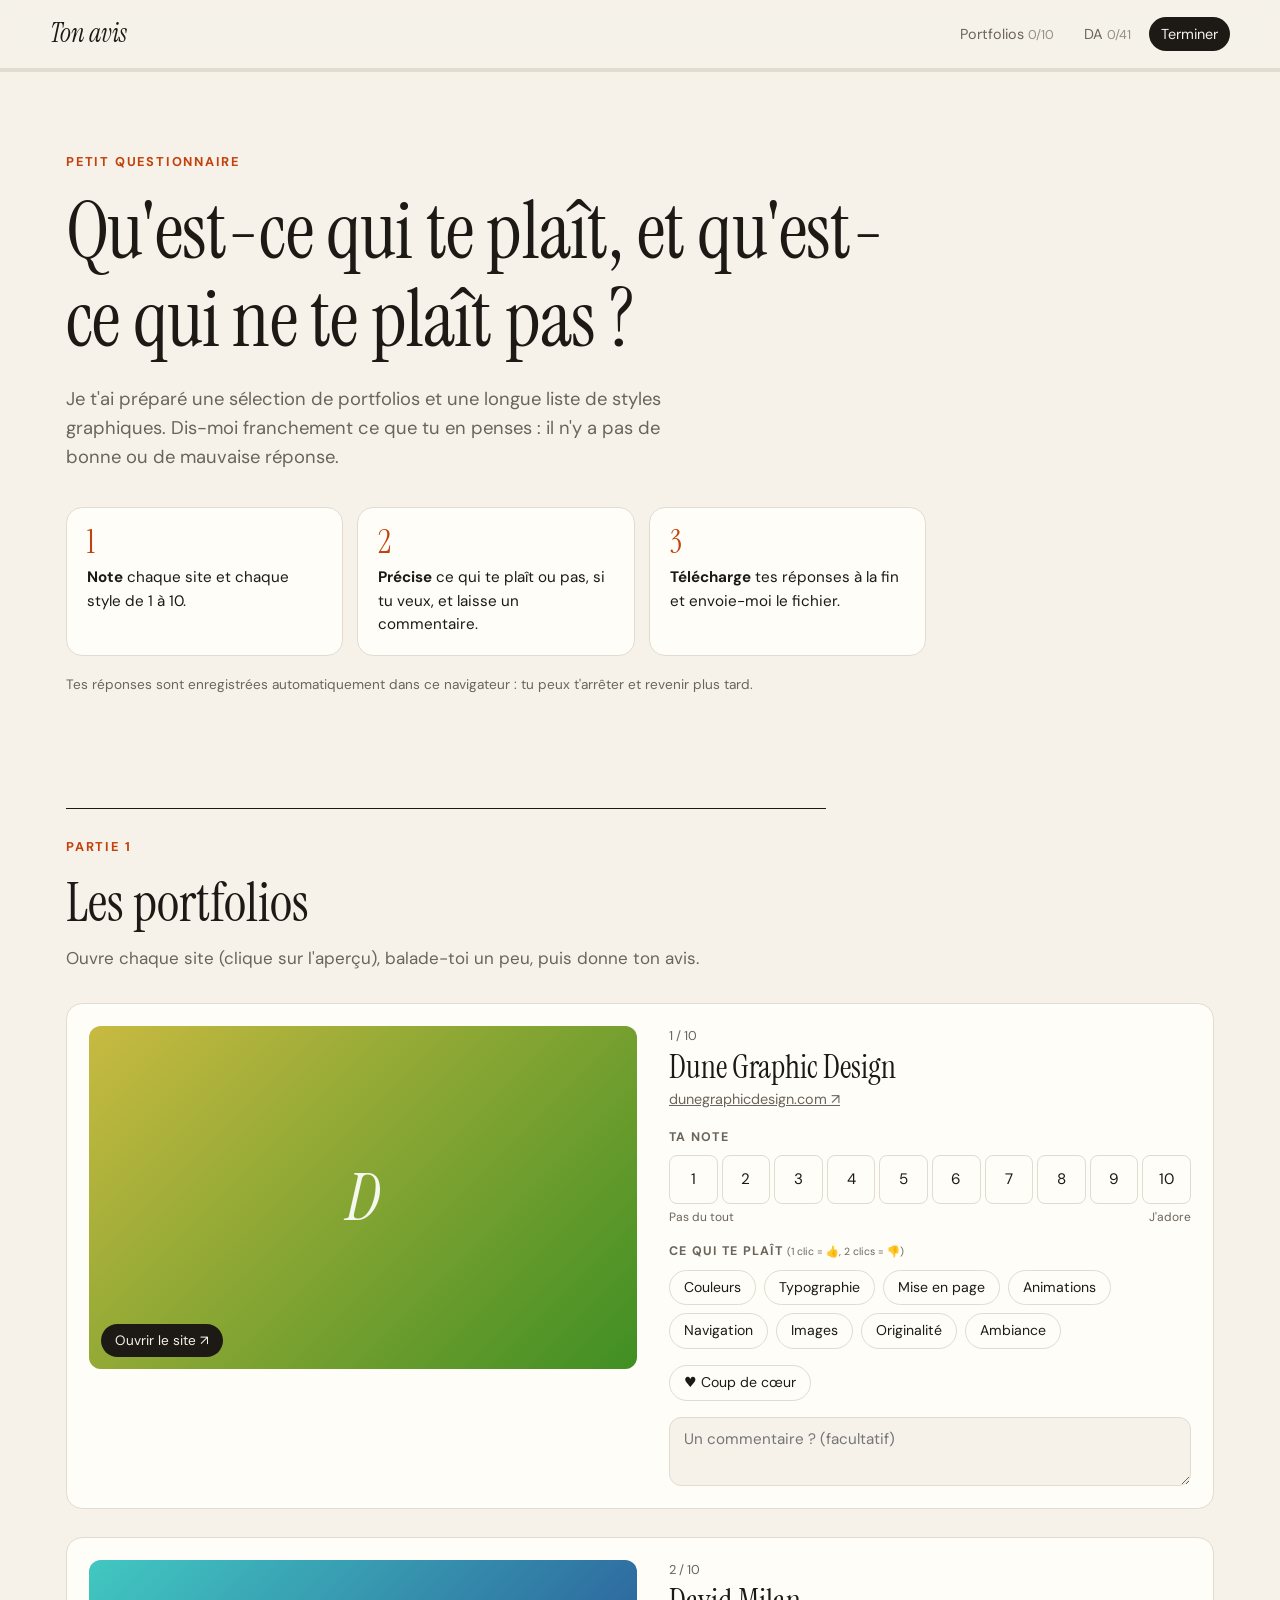
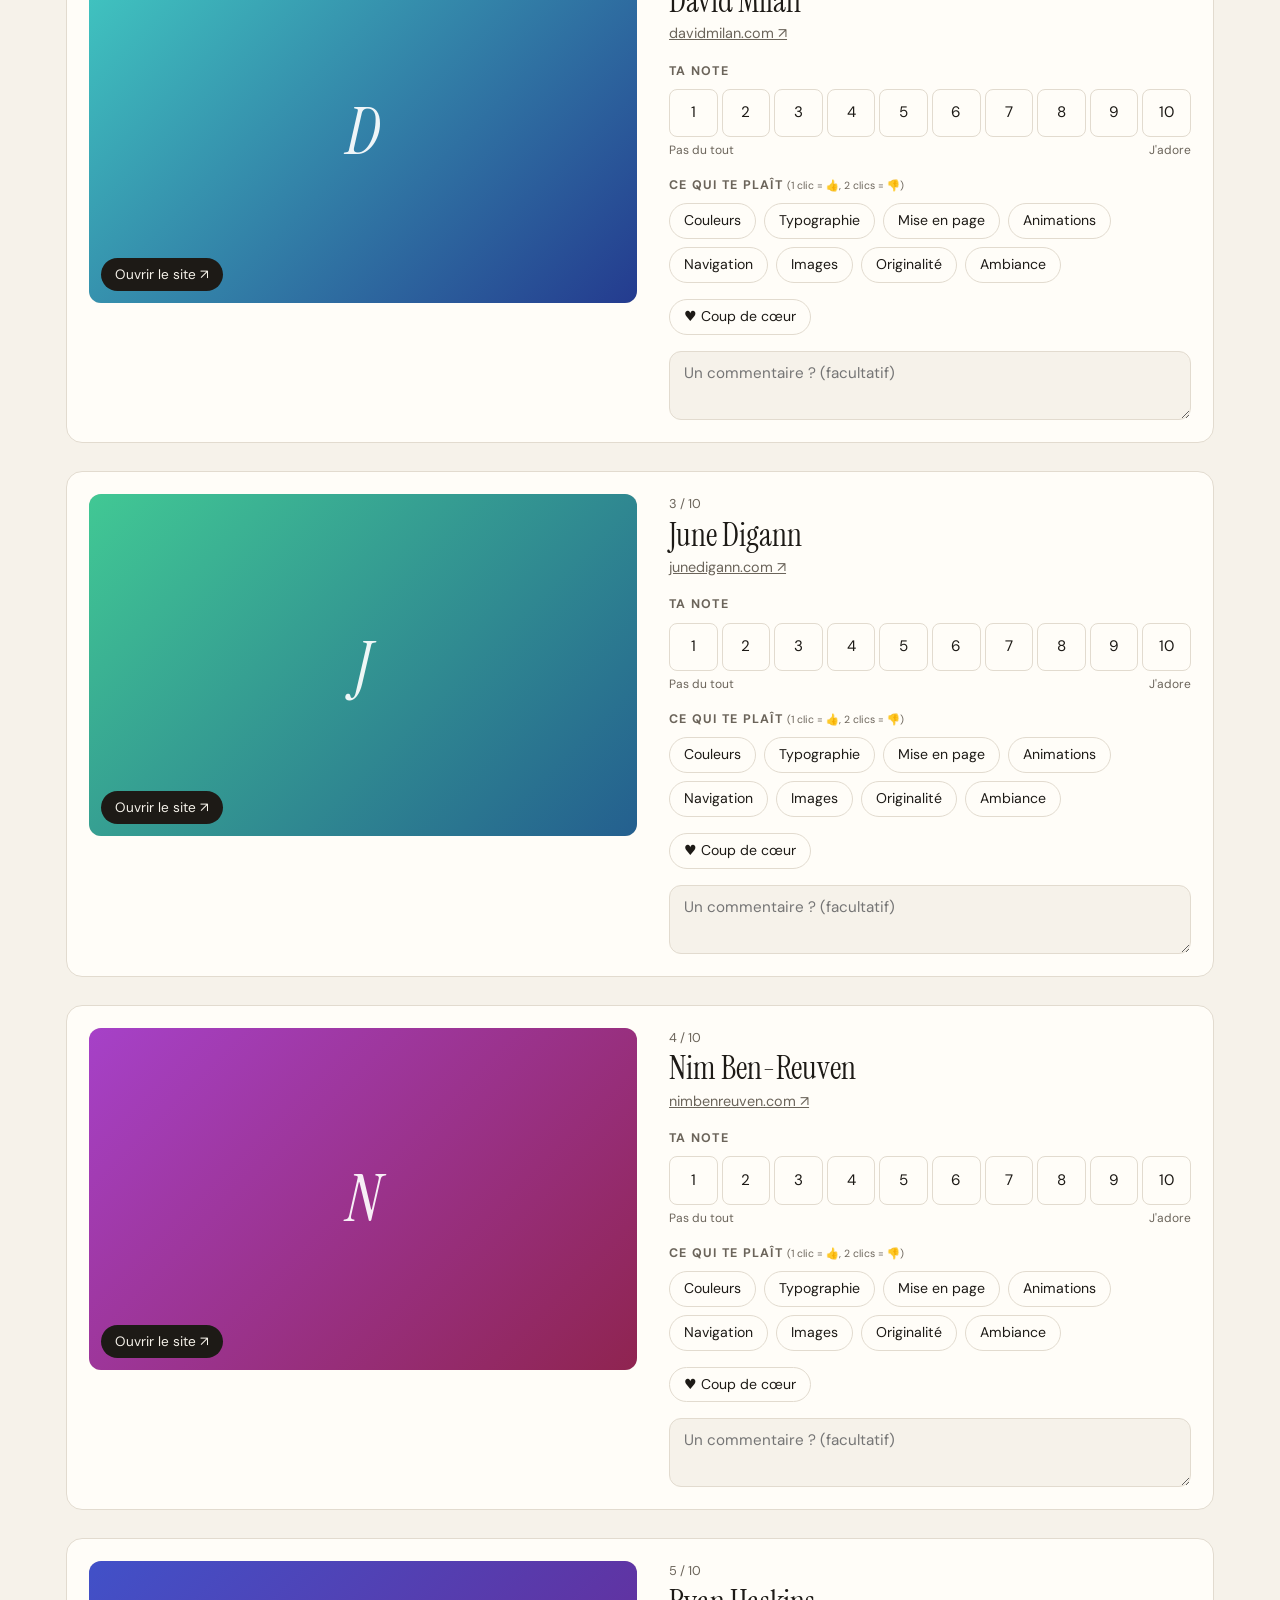
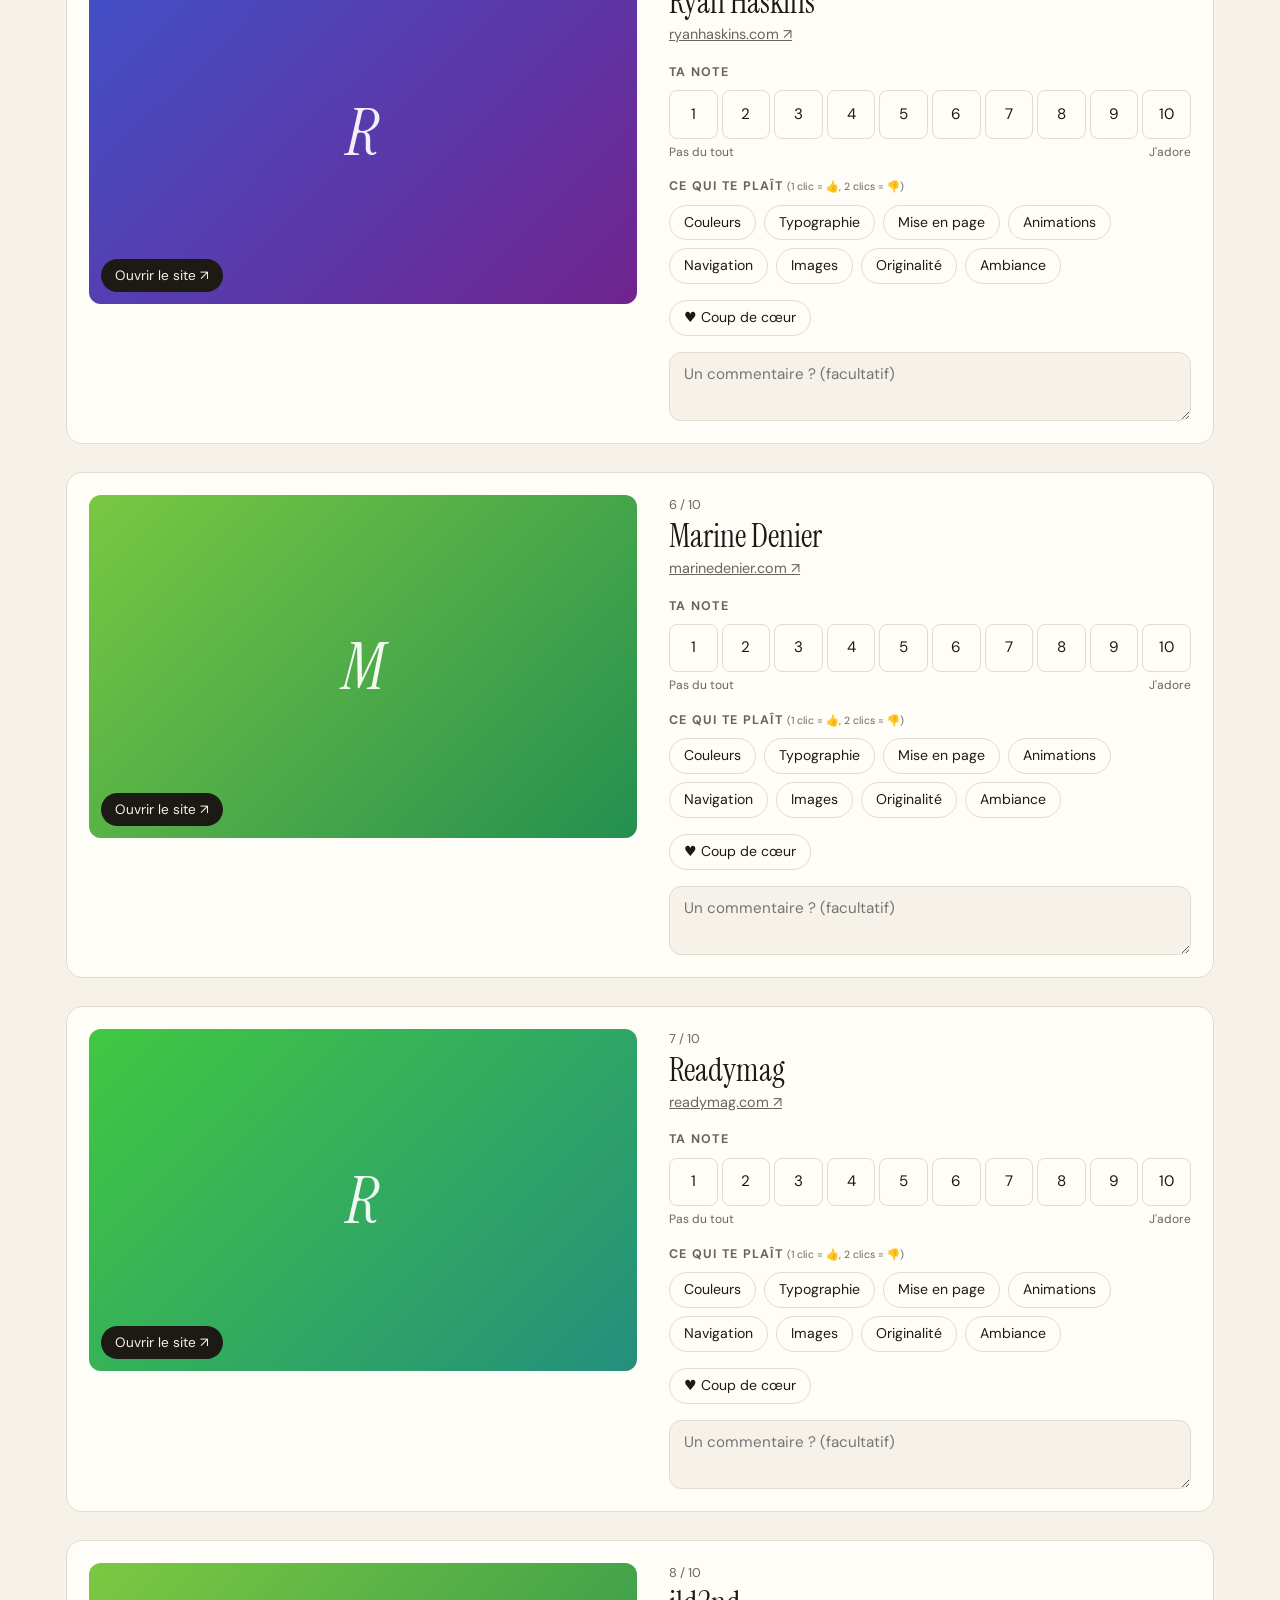
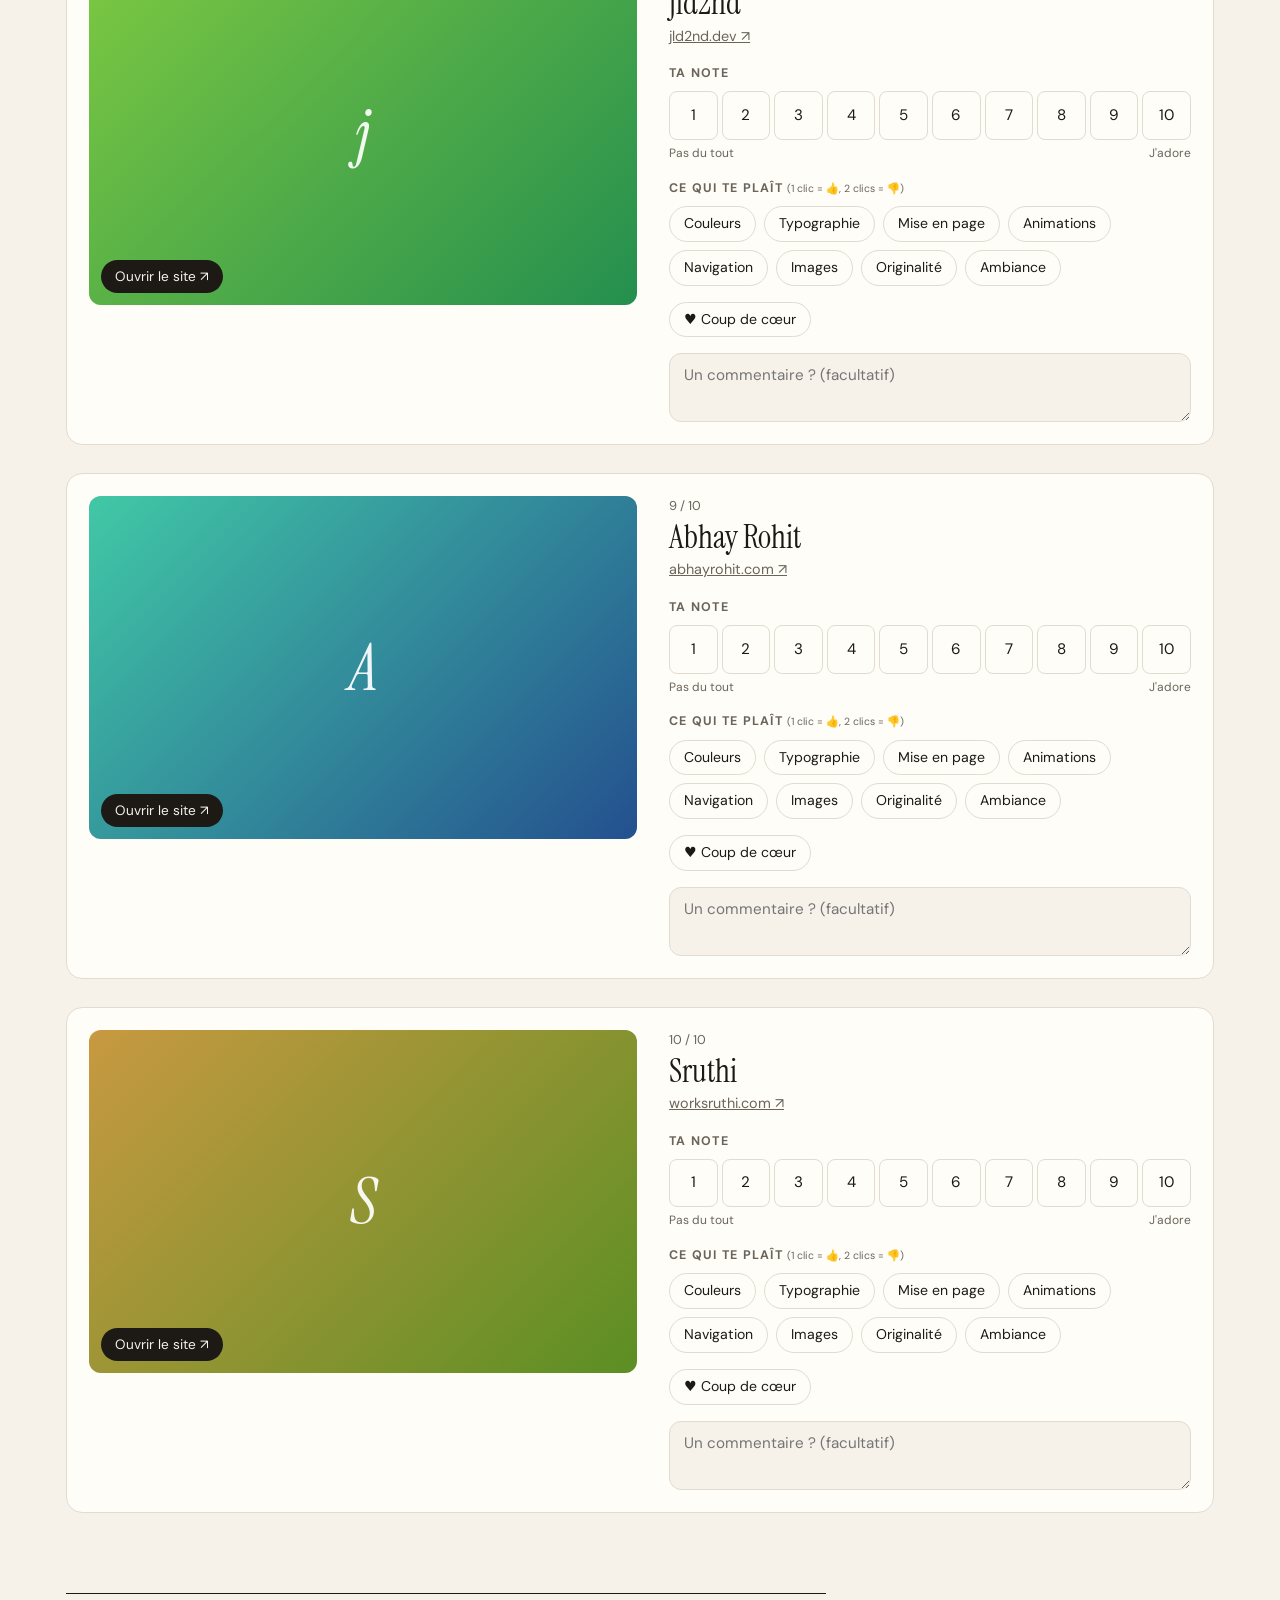
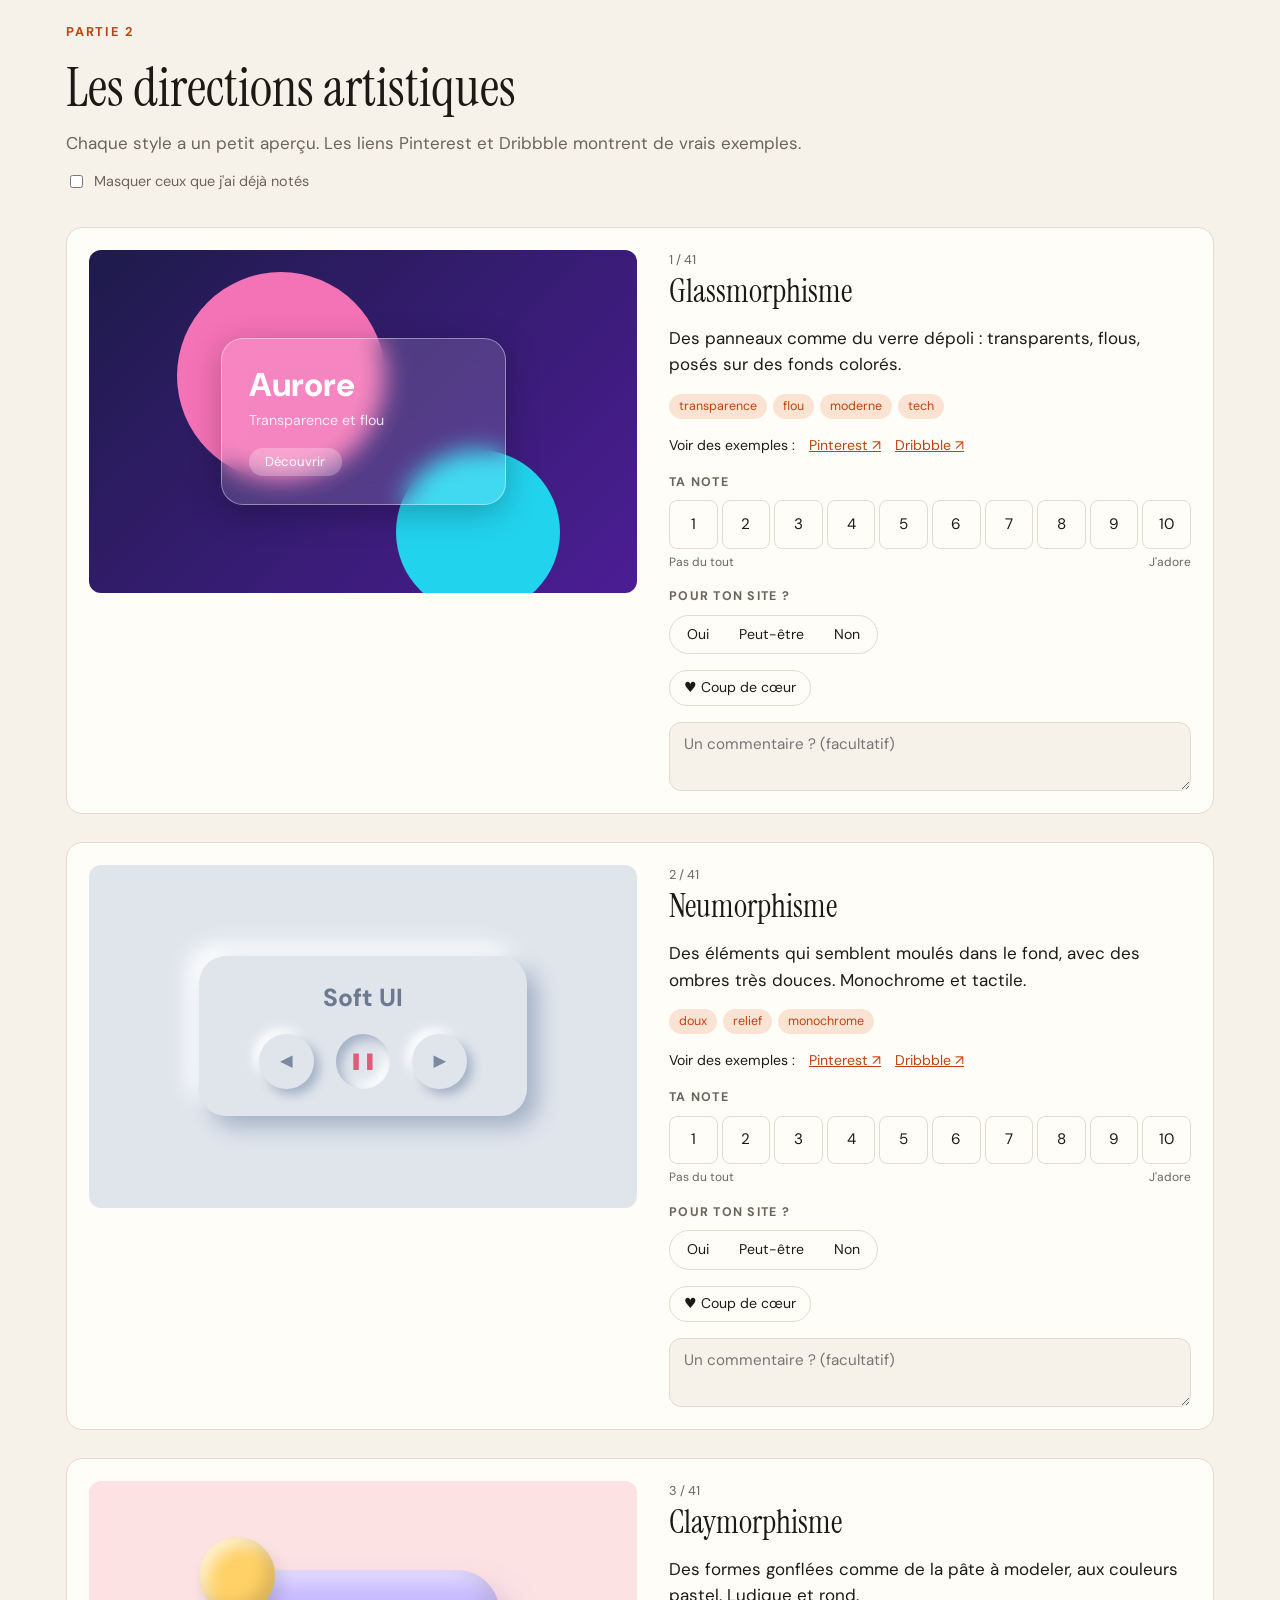
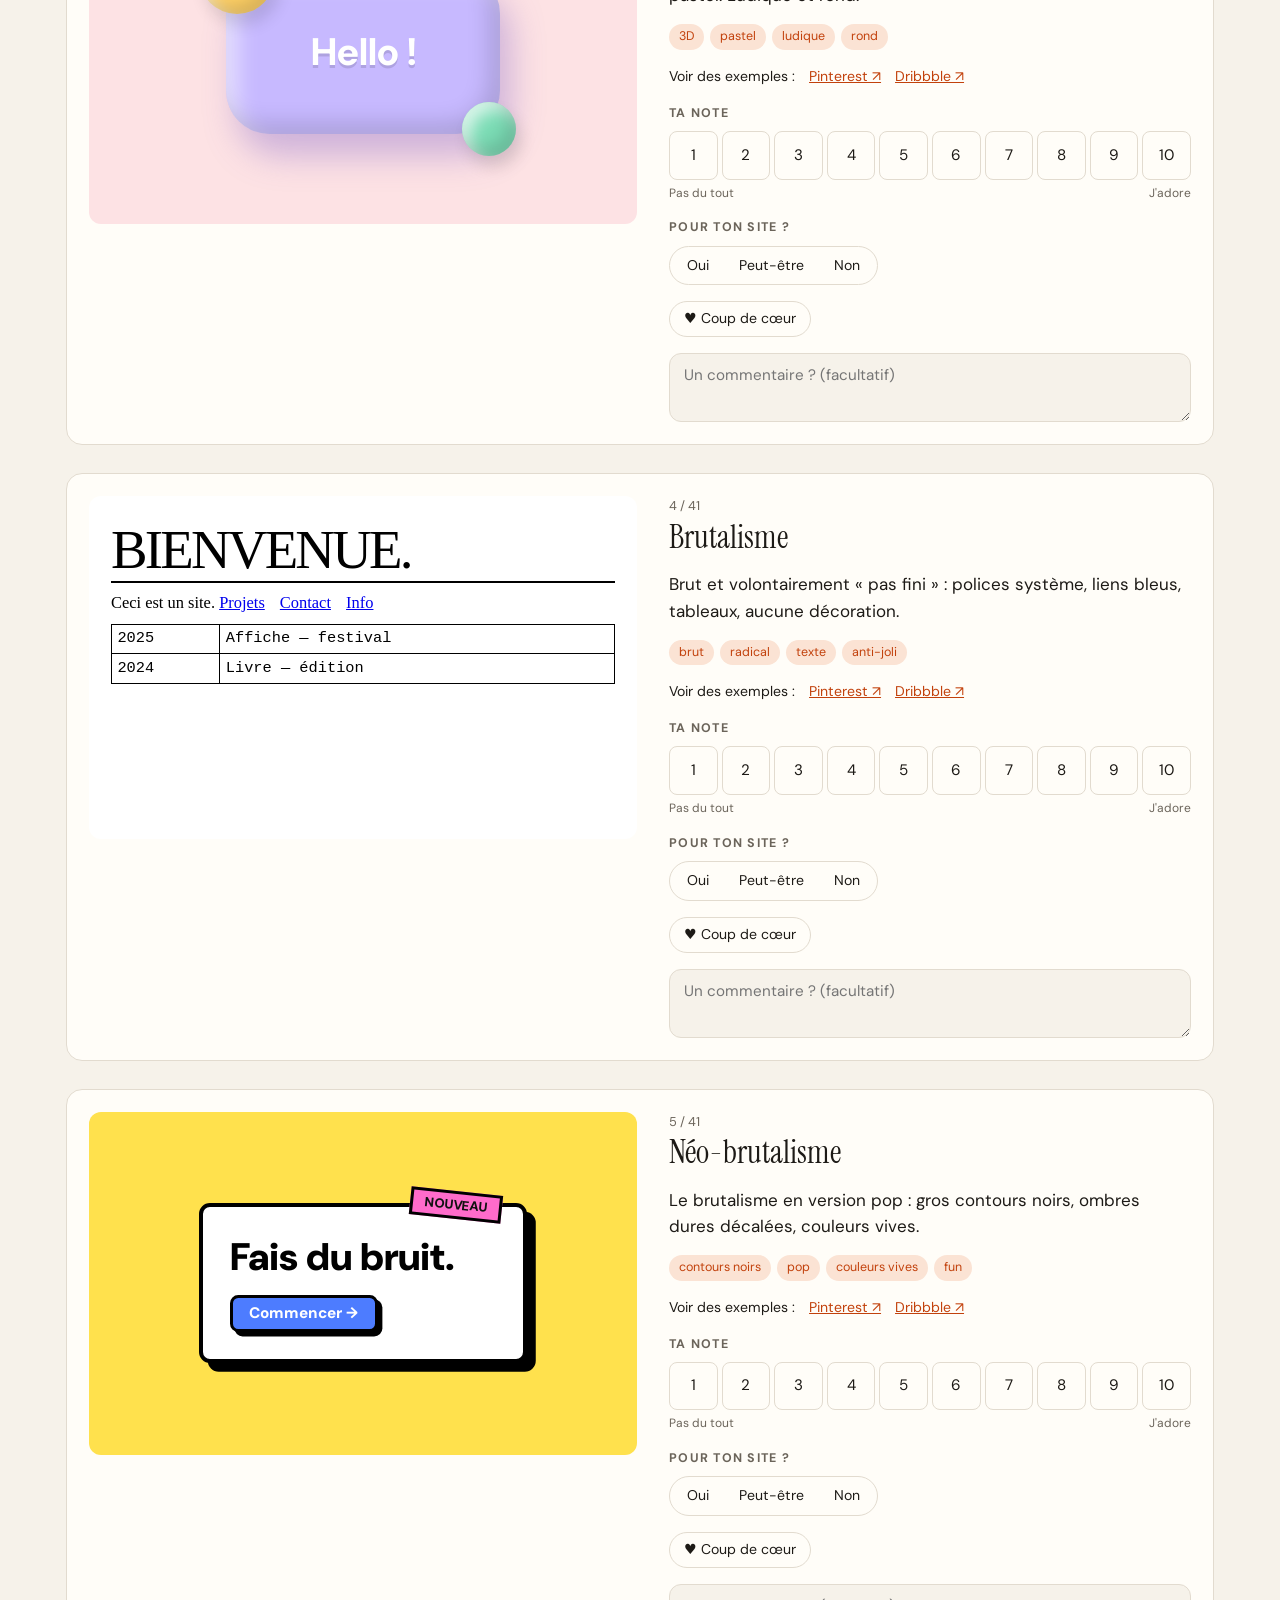
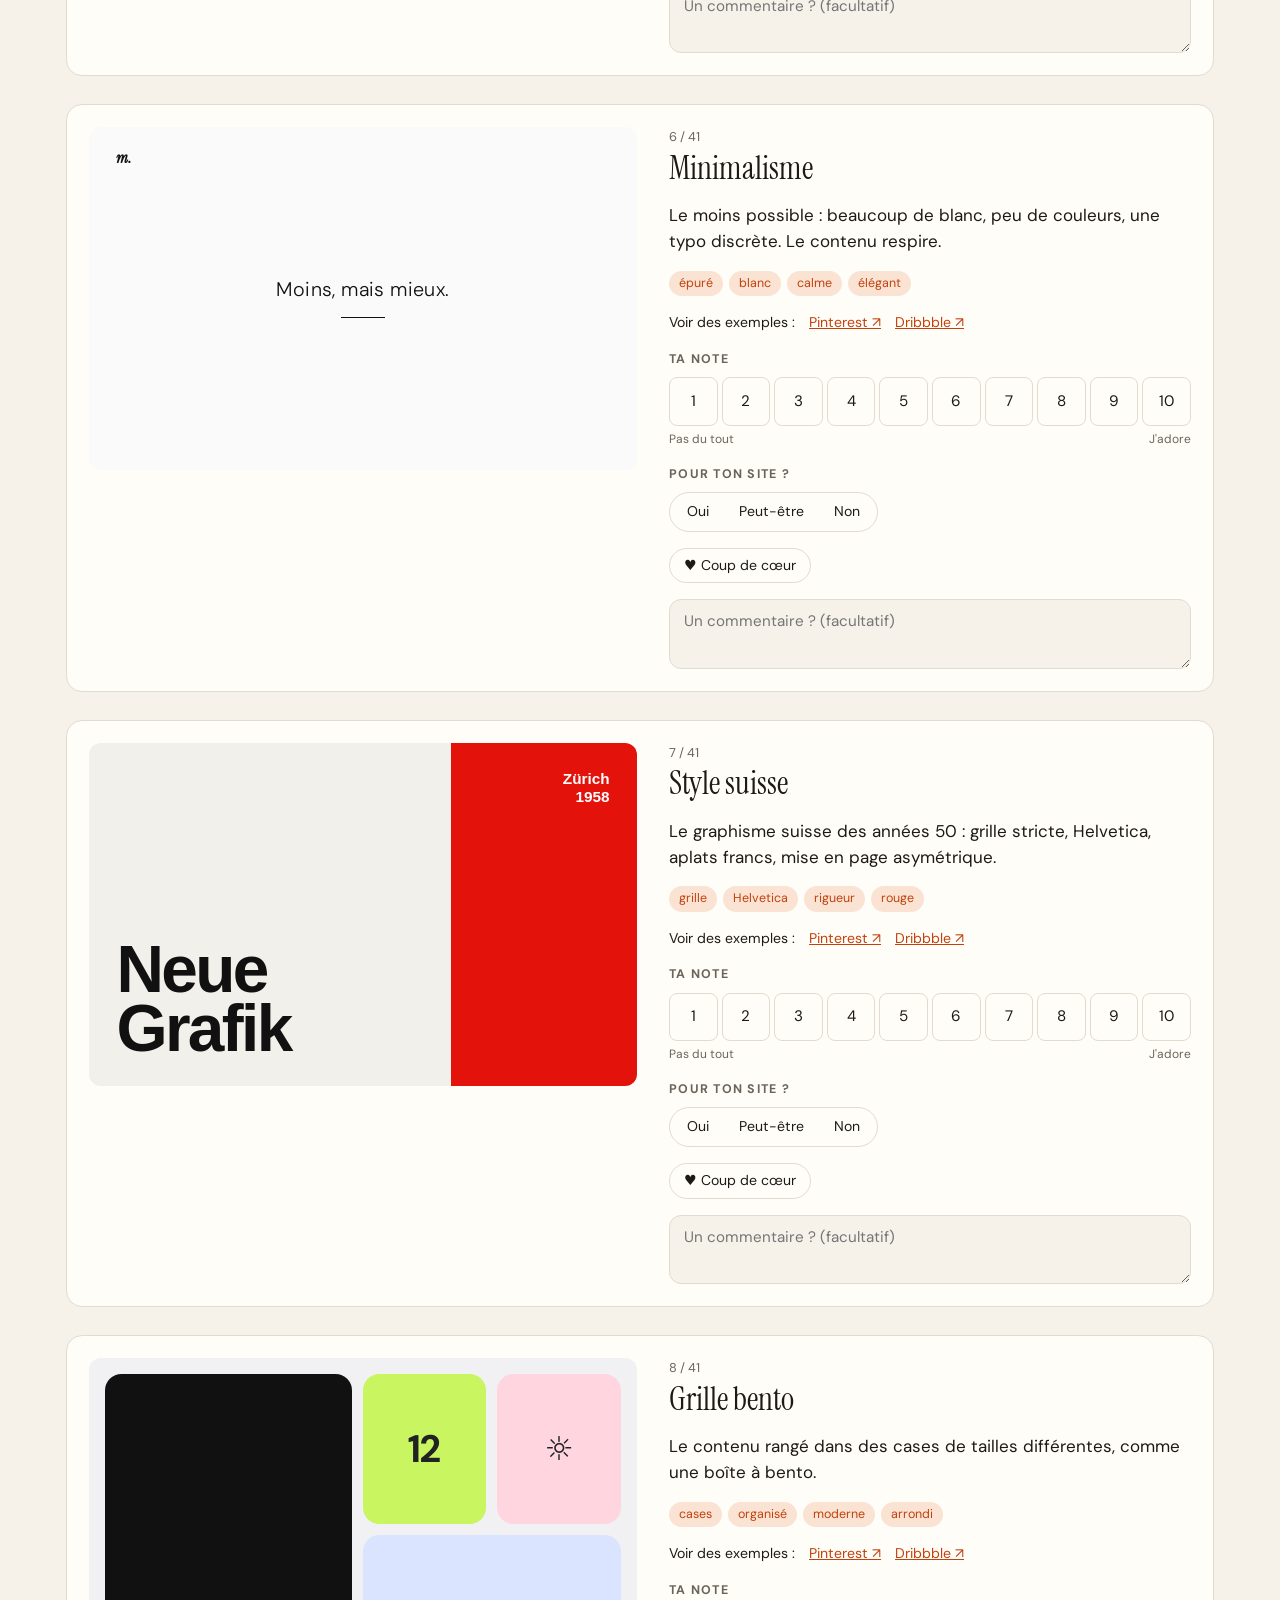
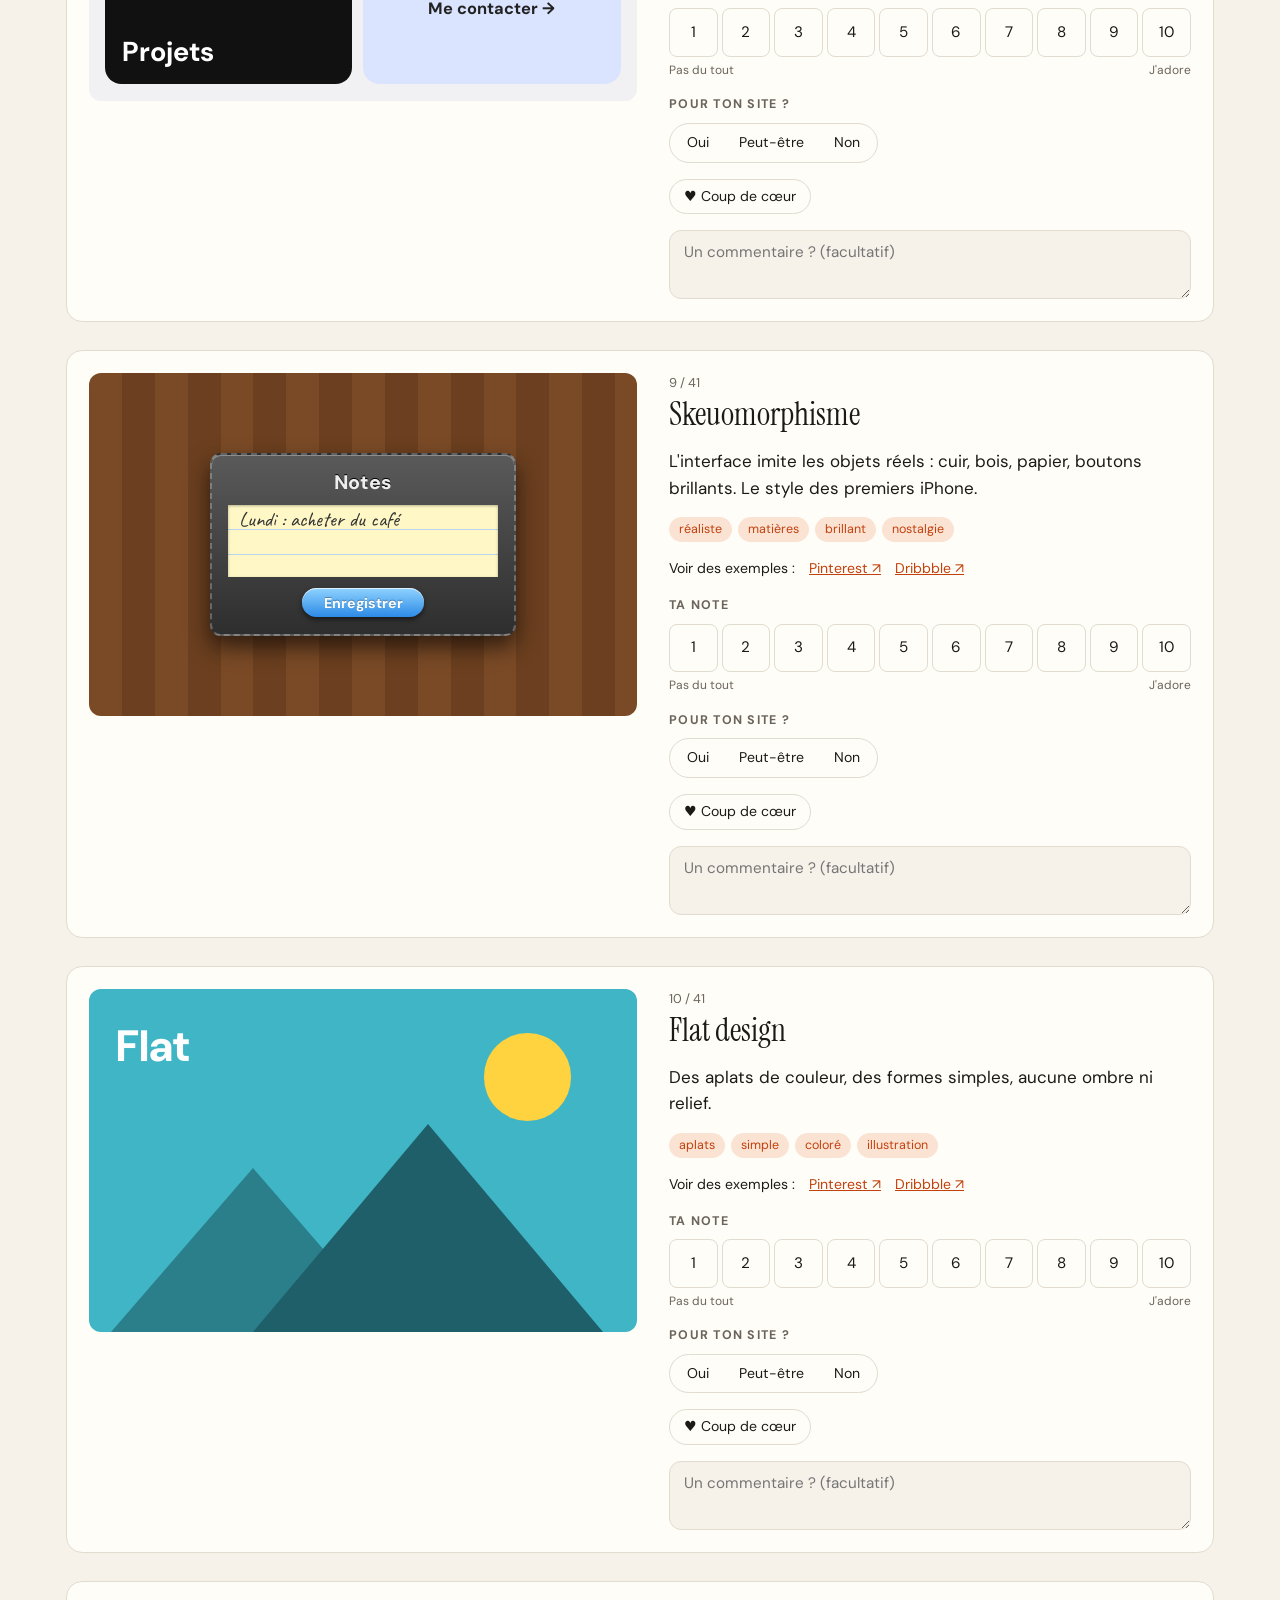
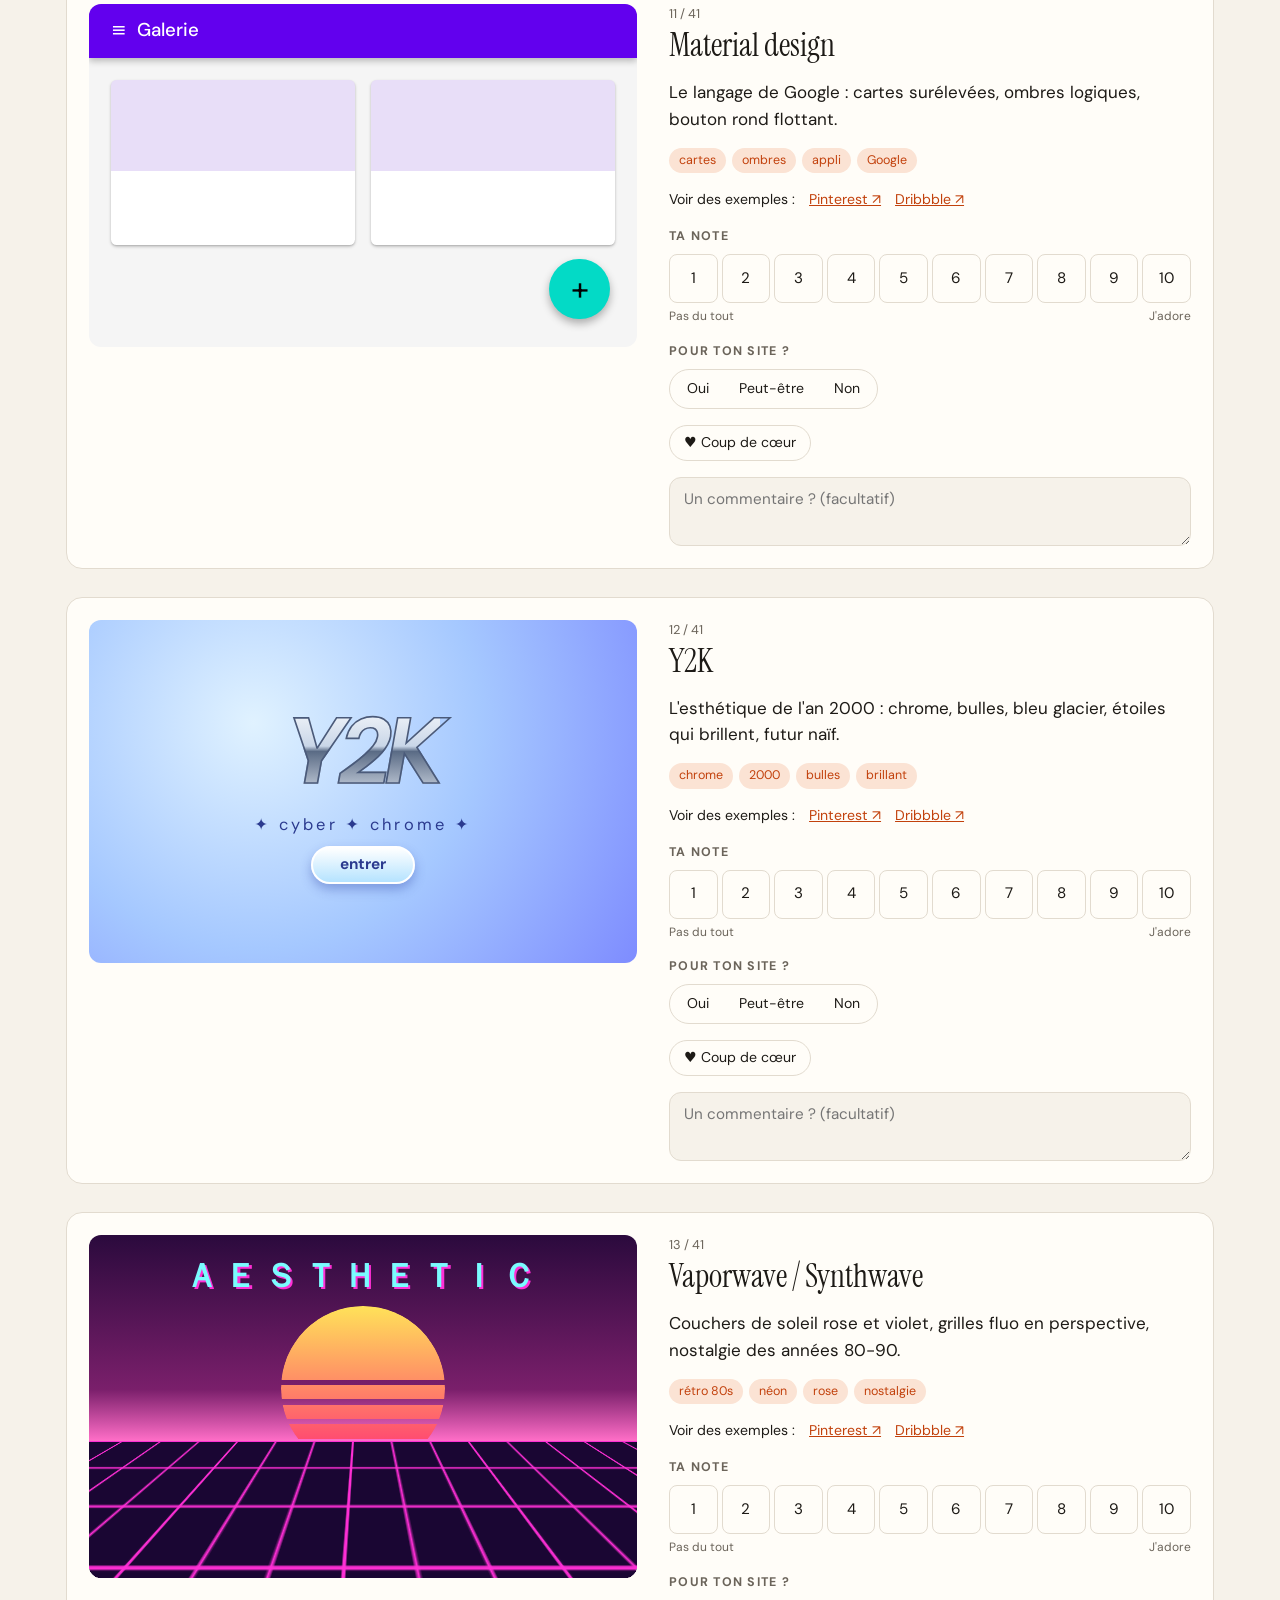
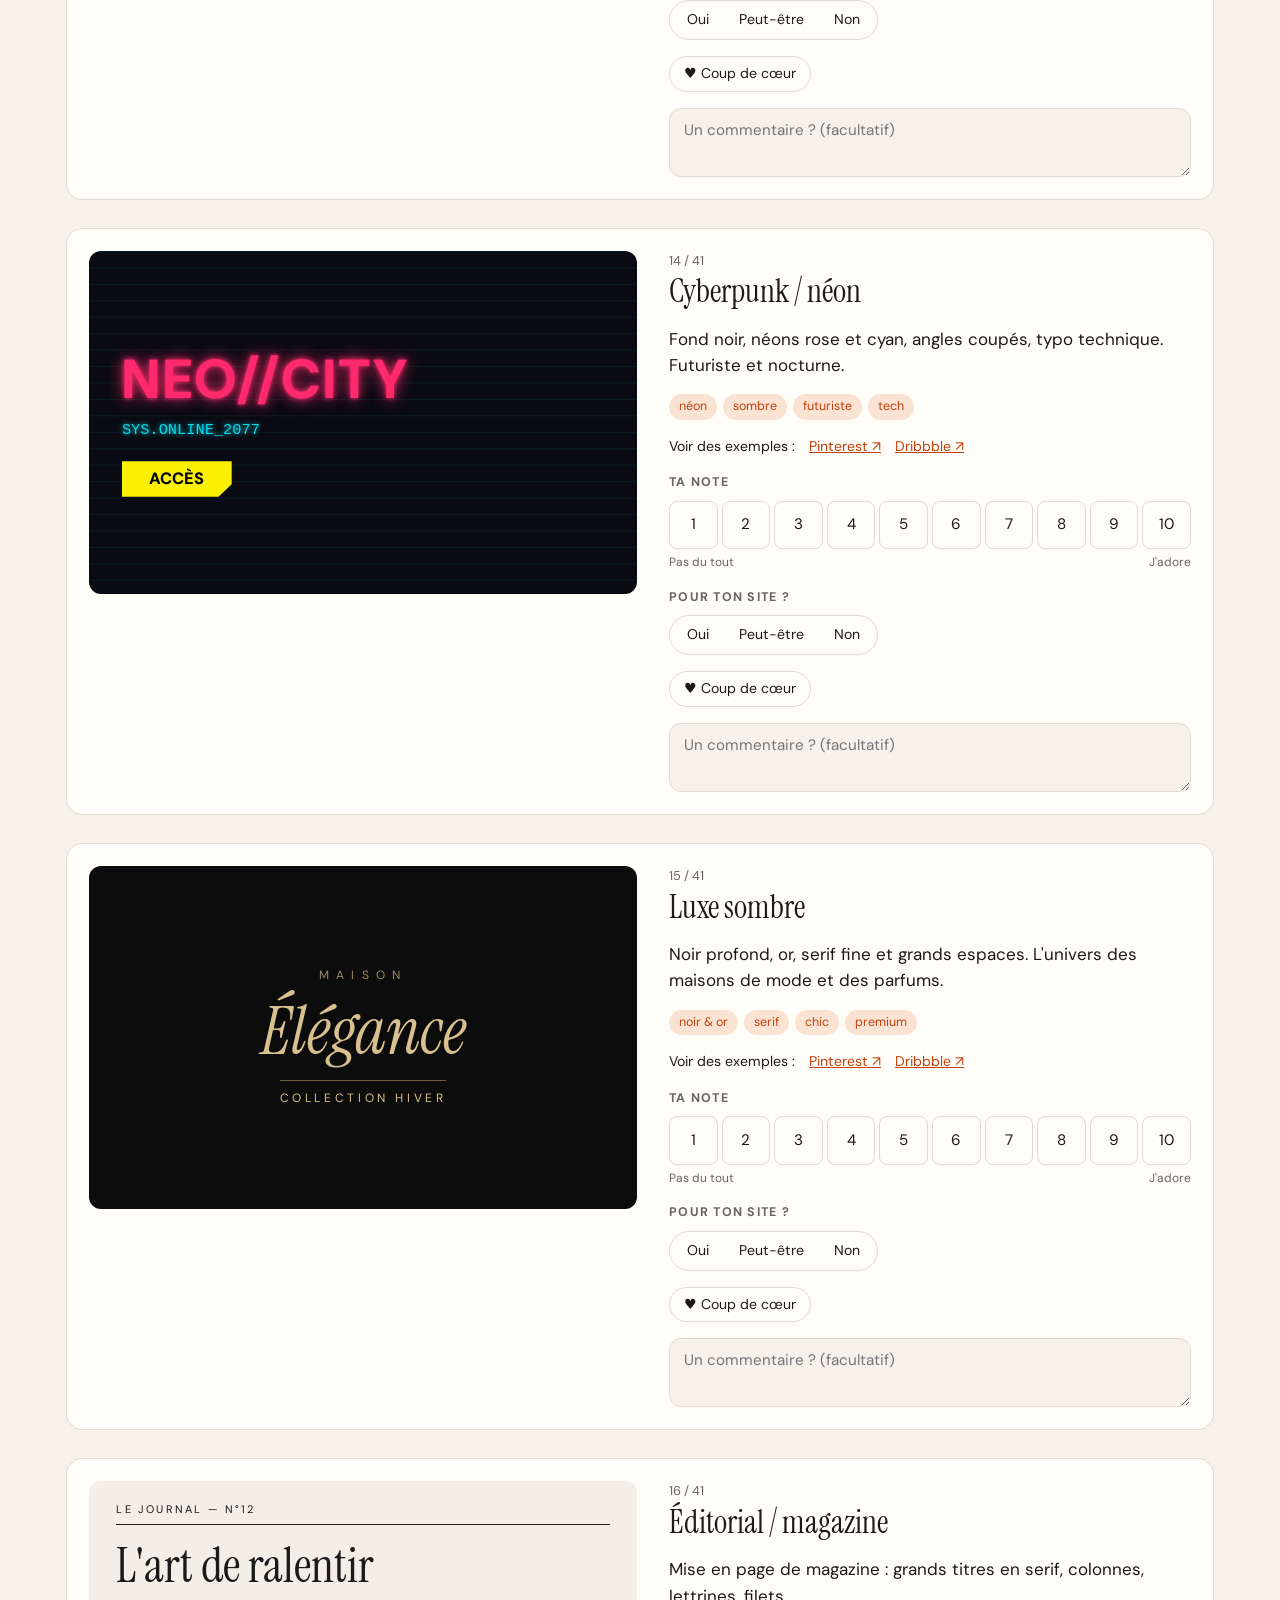
<file: index.html>
<!doctype html>
<html lang="fr">
<head>
  <meta charset="utf-8">
  <meta name="viewport" content="width=device-width, initial-scale=1">
  <title>Ton avis — portfolios & DA</title>
  <link rel="preconnect" href="https://fonts.googleapis.com">
  <link rel="preconnect" href="https://fonts.gstatic.com" crossorigin>
  <link href="https://fonts.googleapis.com/css2?family=Instrument+Serif:ital@0;1&family=DM+Sans:opsz,wght@9..40,400;9..40,500;9..40,700;9..40,900&family=Caveat:wght@500;700&family=Press+Start+2P&display=swap" rel="stylesheet">
  <link rel="stylesheet" href="css/style.css">
  <link rel="stylesheet" href="css/demos.css">
</head>
<body>
  <header class="barre-haut">
    <div class="barre-ligne">
      <span class="logo" id="site-nom"></span>
      <nav class="onglets">
        <a href="#portfolios">Portfolios <span id="nb-p"></span></a>
        <a href="#styles">DA <span id="nb-s"></span></a>
        <a href="#fin" class="onglet-fin">Terminer</a>
      </nav>
    </div>
    <div class="progression" aria-hidden="true"><span id="progression"></span></div>
  </header>

  <main>
    <section class="hero">
      <p class="hero-sur" id="site-surtitre"></p>
      <h1 class="hero-titre" id="site-accroche"></h1>
      <div class="hero-texte" id="site-intro"></div>
      <ol class="etapes">
        <li><b>Note</b> chaque site et chaque style de 1 à 10.</li>
        <li><b>Précise</b> ce qui te plaît ou pas, si tu veux, et laisse un commentaire.</li>
        <li><b>Télécharge</b> tes réponses à la fin et envoie-moi le fichier.</li>
      </ol>
      <p class="hero-note">Tes réponses sont enregistrées automatiquement dans ce navigateur : tu peux t'arrêter et revenir plus tard.</p>
    </section>

    <section id="portfolios" class="section">
      <header class="section-tete">
        <p class="section-num">Partie 1</p>
        <h2>Les portfolios</h2>
        <p>Ouvre chaque site (clique sur l'aperçu), balade-toi un peu, puis donne ton avis.</p>
      </header>
      <div class="items" id="liste-p"></div>
    </section>

    <section id="styles" class="section">
      <header class="section-tete">
        <p class="section-num">Partie 2</p>
        <h2>Les directions artistiques</h2>
        <p>Chaque style a un petit aperçu. Les liens Pinterest et Dribbble montrent de vrais exemples.</p>
        <label class="masquer"><input type="checkbox" id="masquer-notes"> Masquer ceux que j'ai déjà notés</label>
      </header>
      <div class="items" id="liste-s"></div>
    </section>

    <section id="fin" class="section fin">
      <header class="section-tete">
        <p class="section-num">Partie 3</p>
        <h2>C'est fini !</h2>
      </header>
      <div class="fin-grille">
        <div class="fin-form">
          <label>Ton prénom
            <input type="text" id="prenom" autocomplete="given-name">
          </label>
          <label>En quelques mots, qu'est-ce que tu voudrais pour ton site ?
            <textarea id="envie" rows="5" placeholder="Ambiance, couleurs, sites qui t'inspirent…"></textarea>
          </label>
          <button class="bouton" id="telecharger">Télécharger mes réponses (.json)</button>
          <p class="aide" id="aide-envoi"></p>
          <button class="lien-discret" id="effacer">Tout effacer et recommencer</button>
        </div>
        <div class="recap" id="recap"></div>
      </div>
    </section>
  </main>

  <footer class="pied">
    <span id="pied"></span>
    <a href="resultats.html">Lire un fichier de réponses</a>
  </footer>

  <script src="data/contenu.js"></script>
  <script src="js/questionnaire.js"></script>
</body>
</html>
</file>
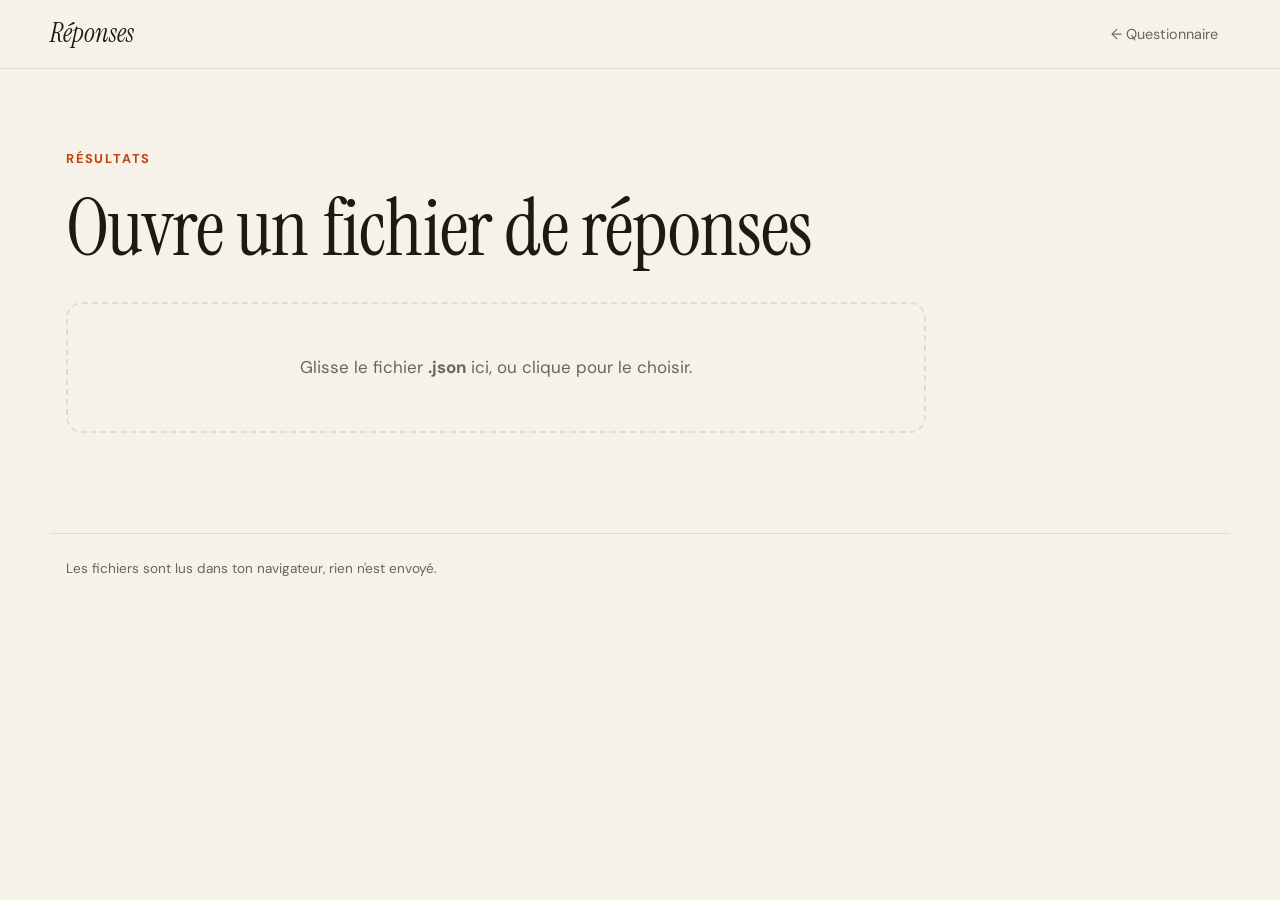
<file: resultats.html>
<!doctype html>
<html lang="fr">
<head>
  <meta charset="utf-8">
  <meta name="viewport" content="width=device-width, initial-scale=1">
  <title>Lire les réponses</title>
  <link rel="preconnect" href="https://fonts.googleapis.com">
  <link rel="preconnect" href="https://fonts.gstatic.com" crossorigin>
  <link href="https://fonts.googleapis.com/css2?family=Instrument+Serif:ital@0;1&family=DM+Sans:opsz,wght@9..40,400;9..40,500;9..40,700;9..40,900&family=Caveat:wght@500;700&family=Press+Start+2P&display=swap" rel="stylesheet">
  <link rel="stylesheet" href="css/style.css">
  <link rel="stylesheet" href="css/demos.css">
</head>
<body>
  <header class="barre-haut">
    <div class="barre-ligne">
      <a class="logo" href="index.html" style="text-decoration:none">Réponses</a>
      <nav class="onglets"><a href="index.html">← Questionnaire</a></nav>
    </div>
  </header>

  <main>
    <section class="hero">
      <p class="hero-sur">Résultats</p>
      <h1 class="hero-titre" id="titre">Ouvre un fichier de réponses</h1>
      <label class="depot" id="depot">
        <input type="file" id="fichier" accept=".json,application/json">
        Glisse le fichier <b>.json</b> ici, ou clique pour le choisir.
      </label>
      <p class="hero-note" id="erreur" hidden></p>
    </section>

    <div id="resultats" hidden>
      <section class="section">
        <header class="section-tete"><h2>En résumé</h2></header>
        <div class="recap" id="resume"></div>
      </section>
      <section class="section">
        <header class="section-tete"><h2>Portfolios</h2><p>Du mieux noté au moins bien noté.</p></header>
        <div id="res-p"></div>
      </section>
      <section class="section">
        <header class="section-tete"><h2>Directions artistiques</h2><p>Du mieux noté au moins bien noté.</p></header>
        <div id="res-s"></div>
      </section>
    </div>
  </main>

  <footer class="pied"><span>Les fichiers sont lus dans ton navigateur, rien n'est envoyé.</span></footer>

  <script src="data/contenu.js"></script>
  <script src="js/resultats.js"></script>
</body>
</html>
</file>
<file: css/style.css>
/* ===== Couleurs et typo : tout se règle ici ===== */
:root {
  --fond: #f6f2ea;
  --fond-carte: #fffdf8;
  --encre: #1d1a16;
  --encre-douce: #6b645a;
  --ligne: #e2dbcf;
  --accent: #c2410c;
  --accent-doux: #fbe3d4;
  --vert: #2f7d4a;
  --vert-doux: #dcf1e2;
  --rouge: #b42318;
  --rouge-doux: #fde4e1;
  --serif: "Instrument Serif", Georgia, serif;
  --sans: "DM Sans", system-ui, sans-serif;
  --rayon: 16px;
  --largeur: 1180px;
}
@media (prefers-color-scheme: dark) {
  :root {
    --fond: #15130f;
    --fond-carte: #1e1b16;
    --encre: #f1ebe0;
    --encre-douce: #a39a8c;
    --ligne: #36302a;
    --accent: #fb8a4c;
    --accent-doux: #3a2418;
    --vert: #6fcf8f;
    --vert-doux: #17301f;
    --rouge: #ff8a7a;
    --rouge-doux: #3a1a16;
  }
}

* { box-sizing: border-box; }
html { scroll-behavior: smooth; scroll-padding-top: 90px; }
body { margin: 0; background: var(--fond); color: var(--encre); font-family: var(--sans); font-size: 17px; line-height: 1.55; }
img { max-width: 100%; display: block; }
a { color: inherit; }
h1, h2, h3 { font-weight: 400; line-height: 1.1; margin: 0; }
button { font: inherit; color: inherit; cursor: pointer; }
main, .pied { max-width: var(--largeur); margin: 0 auto; padding: 0 16px; }

/* ===== Barre du haut ===== */
.barre-haut { position: sticky; top: 0; z-index: 20; background: color-mix(in srgb, var(--fond) 90%, transparent); backdrop-filter: blur(10px); border-bottom: 1px solid var(--ligne); }
.barre-ligne { display: flex; justify-content: space-between; align-items: center; gap: 16px; padding: 14px max(16px, calc((100vw - var(--largeur)) / 2)); }
.logo { font-family: var(--serif); font-style: italic; font-size: 1.6rem; white-space: nowrap; }
.onglets { display: flex; gap: 6px; flex-wrap: wrap; justify-content: flex-end; }
.onglets a { text-decoration: none; font-size: .9rem; padding: 6px 12px; border-radius: 999px; color: var(--encre-douce); }
.onglets a:hover { background: var(--ligne); color: var(--encre); }
.onglets span { font-size: .8rem; opacity: .7; }
.onglets .onglet-fin { background: var(--encre); color: var(--fond); }
.onglets .onglet-fin:hover { background: var(--accent); color: #fff; }
.progression { height: 3px; background: var(--ligne); }
.progression span { display: block; height: 100%; width: 0; background: var(--accent); transition: width .4s; }

/* ===== Intro ===== */
.hero { padding: 80px 0 40px; max-width: 860px; }
.hero-sur, .section-num { color: var(--accent); font-weight: 700; text-transform: uppercase; letter-spacing: .14em; font-size: .8rem; margin: 0 0 16px; }
.hero-titre { font-family: var(--serif); font-size: clamp(2.6rem, 7vw, 5rem); letter-spacing: -.01em; }
.hero-texte { color: var(--encre-douce); font-size: 1.15rem; max-width: 640px; margin-top: 22px; }
.etapes { list-style: none; counter-reset: e; padding: 0; margin: 36px 0 0; display: grid; grid-template-columns: repeat(auto-fit, minmax(220px, 1fr)); gap: 14px; }
.etapes li { counter-increment: e; background: var(--fond-carte); border: 1px solid var(--ligne); border-radius: var(--rayon); padding: 18px 20px; font-size: .95rem; }
.etapes li::before { content: counter(e); display: block; font-family: var(--serif); font-size: 2rem; line-height: 1; color: var(--accent); margin-bottom: 8px; }
.hero-note { font-size: .85rem; color: var(--encre-douce); margin-top: 18px; }

/* ===== Sections ===== */
.section { padding: 60px 0 20px; }
.section-tete { border-top: 1px solid var(--encre); padding-top: 28px; margin-bottom: 32px; max-width: 760px; }
.section-tete h2 { font-family: var(--serif); font-size: clamp(2.2rem, 5vw, 3.4rem); }
.section-tete p:not(.section-num) { color: var(--encre-douce); margin: 12px 0 0; }
.masquer { display: inline-flex; gap: 8px; align-items: center; margin-top: 14px; font-size: .9rem; color: var(--encre-douce); cursor: pointer; }
.masquer-actif .item.fait { display: none; }

/* ===== Un élément à noter ===== */
.items { display: grid; gap: 28px; }
.item { display: grid; grid-template-columns: minmax(0, 1.05fr) minmax(0, 1fr); gap: 32px; background: var(--fond-carte); border: 1px solid var(--ligne); border-radius: var(--rayon); padding: 22px; transition: border-color .3s; }
.item.fait { border-color: color-mix(in srgb, var(--vert) 45%, var(--ligne)); }
.item-visuel { align-self: start; }
.apercu { position: relative; display: block; aspect-ratio: 16 / 10; border-radius: 12px; overflow: hidden; background: var(--ligne); }
.apercu img { width: 100%; height: 100%; object-fit: cover; object-position: top; transition: transform .5s; }
.apercu:hover img { transform: scale(1.03); }
.apercu-ouvrir { z-index: 2; position: absolute; left: 12px; bottom: 12px; background: var(--encre); color: var(--fond); font-size: .85rem; padding: 6px 14px; border-radius: 999px; }
.remplacement { width: 100%; height: 100%; display: grid; place-items: center; font-family: var(--serif); font-size: 4rem; font-style: italic; color: rgba(255,255,255,.92); }

.item-corps { display: flex; flex-direction: column; gap: 16px; min-width: 0; }
.item-tete { display: flex; justify-content: space-between; align-items: flex-start; gap: 12px; }
.item-num { font-size: .8rem; color: var(--encre-douce); margin: 0 0 4px; }
.item h3 { font-family: var(--serif); font-size: 2rem; }
.item-lien { font-size: .9rem; color: var(--encre-douce); word-break: break-all; }
.item-desc { margin: 0; }
.mots { list-style: none; padding: 0; margin: 0; display: flex; flex-wrap: wrap; gap: 6px; }
.mots li { font-size: .78rem; padding: 3px 10px; border-radius: 999px; background: var(--accent-doux); color: var(--accent); }
.exemples { display: flex; gap: 14px; font-size: .88rem; }
.exemples a { color: var(--accent); }
.etat { font-size: .78rem; font-weight: 700; color: var(--vert); white-space: nowrap; padding-top: 6px; }

.q-titre { display: block; font-size: .78rem; text-transform: uppercase; letter-spacing: .1em; font-weight: 700; color: var(--encre-douce); margin-bottom: 8px; }
.q-titre small { text-transform: none; letter-spacing: 0; font-weight: 400; }
.notes { display: grid; grid-template-columns: repeat(10, 1fr); gap: 4px; }
.notes button { aspect-ratio: 1; min-width: 0; border: 1px solid var(--ligne); background: transparent; border-radius: 8px; font-size: .95rem; padding: 0; }
.notes button:hover { border-color: var(--encre); }
.notes button.allume { background: var(--accent-doux); border-color: transparent; }
.notes button[aria-pressed="true"] { background: var(--accent); color: #fff; border-color: var(--accent); font-weight: 700; }
.notes-legende { display: flex; justify-content: space-between; font-size: .75rem; color: var(--encre-douce); margin-top: 4px; }

.ligne-actions { display: flex; flex-wrap: wrap; gap: 8px; }
.puce, .coeur, .choix button { border: 1px solid var(--ligne); background: transparent; border-radius: 999px; padding: 6px 14px; font-size: .88rem; }
.puce:hover, .coeur:hover, .choix button:hover { border-color: var(--encre); }
.puce[data-etat="1"] { background: var(--vert-doux); color: var(--vert); border-color: var(--vert); }
.puce[data-etat="1"]::before { content: "👍 "; }
.puce[data-etat="-1"] { background: var(--rouge-doux); color: var(--rouge); border-color: var(--rouge); text-decoration: line-through; }
.puce[data-etat="-1"]::before { content: "👎 "; }
.coeur[aria-pressed="true"] { background: #e11d48; border-color: #e11d48; color: #fff; }
.choix { display: inline-flex; border: 1px solid var(--ligne); border-radius: 999px; padding: 3px; gap: 2px; }
.choix button { border: 0; padding: 5px 14px; }
.choix button[aria-pressed="true"] { background: var(--encre); color: var(--fond); }
textarea, input[type="text"] { width: 100%; font: inherit; font-size: .95rem; color: var(--encre); background: var(--fond); border: 1px solid var(--ligne); border-radius: 12px; padding: 10px 14px; resize: vertical; }
textarea:focus, input:focus { outline: 2px solid var(--accent); outline-offset: 1px; border-color: transparent; }
:focus-visible { outline: 2px solid var(--accent); outline-offset: 2px; }

/* ===== Fin ===== */
.fin-grille { display: grid; grid-template-columns: 1fr 1fr; gap: 40px; align-items: start; }
.fin-form { display: flex; flex-direction: column; gap: 18px; }
.fin-form label { display: flex; flex-direction: column; gap: 8px; font-weight: 500; }
.bouton { background: var(--accent); color: #fff; border: 0; border-radius: 999px; padding: 14px 24px; font-size: 1rem; font-weight: 700; align-self: flex-start; }
.bouton:hover { filter: brightness(1.1); }
.aide { color: var(--encre-douce); font-size: .9rem; margin: 0; }
.lien-discret { background: none; border: 0; padding: 0; color: var(--encre-douce); text-decoration: underline; font-size: .85rem; align-self: flex-start; }
.recap { background: var(--fond-carte); border: 1px solid var(--ligne); border-radius: var(--rayon); padding: 24px; }
.recap h3 { font-size: .78rem; text-transform: uppercase; letter-spacing: .1em; font-weight: 700; color: var(--encre-douce); margin: 20px 0 8px; }
.recap h3:first-child { margin-top: 0; }
.recap ol, .recap ul { margin: 0; padding-left: 20px; }
.recap .gros { font-family: var(--serif); font-size: 2.6rem; line-height: 1; }
.recap .manquants { font-size: .88rem; color: var(--encre-douce); }
.recap .manquants a { color: var(--accent); }

.pied { display: flex; justify-content: space-between; flex-wrap: wrap; gap: 12px; border-top: 1px solid var(--ligne); margin-top: 60px; padding-top: 24px; padding-bottom: 40px; color: var(--encre-douce); font-size: .85rem; }

/* ===== Page résultats ===== */
.depot { margin-top: 30px; border: 2px dashed var(--ligne); border-radius: var(--rayon); padding: 50px 20px; text-align: center; color: var(--encre-douce); cursor: pointer; display: block; }
.depot.survol { border-color: var(--accent); background: var(--accent-doux); }
.depot input { display: none; }
.res-ligne { display: grid; grid-template-columns: 160px minmax(0, 1fr) 90px; gap: 20px; align-items: center; background: var(--fond-carte); border: 1px solid var(--ligne); border-radius: var(--rayon); padding: 14px; }
.res-ligne + .res-ligne { margin-top: 10px; }
.res-ligne.non-note { opacity: .5; }
.res-visuel { border-radius: 10px; overflow: hidden; aspect-ratio: 16 / 10; background: var(--ligne); }
.res-visuel img { width: 100%; height: 100%; object-fit: cover; object-position: top; }
.res-visuel .demo, .res-visuel .demo-cadre { border-radius: 0; }
.res-nom { font-family: var(--serif); font-size: 1.5rem; }
.res-com { margin: 6px 0 0; font-size: .92rem; font-style: italic; }
.res-note { text-align: right; font-family: var(--serif); font-size: 2.6rem; line-height: 1; }
.res-note small { font-family: var(--sans); font-size: .8rem; color: var(--encre-douce); }
.badges { display: flex; flex-wrap: wrap; gap: 6px; margin-top: 6px; }
.badge { font-size: .75rem; padding: 2px 10px; border-radius: 999px; background: var(--ligne); }
.badge.oui { background: var(--vert-doux); color: var(--vert); }
.badge.non { background: var(--rouge-doux); color: var(--rouge); }
.badge.coeur-b { background: #e11d48; color: #fff; }

/* ===== Téléphone ===== */
@media (max-width: 820px) {
  .item { grid-template-columns: 1fr; gap: 18px; padding: 14px; }
  .fin-grille { grid-template-columns: 1fr; }
  .hero { padding: 48px 0 30px; }
  .res-ligne { grid-template-columns: 90px minmax(0, 1fr); }
  .res-note { grid-column: 2; text-align: left; font-size: 2rem; }
}
@media (max-width: 520px) {
  .barre-ligne { flex-direction: column; align-items: stretch; gap: 8px; padding-top: 10px; padding-bottom: 10px; }
  .logo { font-size: 1.3rem; }
  .onglets { justify-content: space-between; }
  .notes { gap: 3px; }
  .notes button { border-radius: 6px; font-size: .85rem; }
  html { scroll-padding-top: 120px; }
}
</file>
<file: css/demos.css>
/* Aperçus des directions artistiques. Chaque style : .d-<id>.
   Les tailles en cqw suivent la largeur de l'aperçu. */
.demo-cadre { container-type: inline-size; border-radius: 12px; overflow: hidden; }
.demo { position: relative; aspect-ratio: 16 / 10; min-height: 0; overflow: hidden;
  font-family: "DM Sans", system-ui, sans-serif; line-height: 1.15; isolation: isolate; color: #111; }
.demo * { box-sizing: border-box; }
.demo i, .demo em { font-style: normal; }
.demo b { font-weight: 800; }
.demo h4, .demo p { margin: 0; }
@media (prefers-reduced-motion: reduce) { .demo *, .demo *::before, .demo *::after { animation: none !important; } }

/* Glassmorphisme */
.d-glassmorphisme { background: linear-gradient(135deg, #1e1b4b, #4c1d95); display: grid; place-items: center; }
.d-glassmorphisme .b1, .d-glassmorphisme .b2 { position: absolute; border-radius: 50%; }
.d-glassmorphisme .b1 { width: 38cqw; height: 38cqw; background: #f472b6; top: 4cqw; left: 16cqw; }
.d-glassmorphisme .b2 { width: 30cqw; height: 30cqw; background: #22d3ee; bottom: -4cqw; right: 14cqw; }
.d-glassmorphisme .c { position: relative; width: 52cqw; padding: 5cqw; border-radius: 4cqw; background: rgba(255,255,255,.14);
  border: 1px solid rgba(255,255,255,.4); backdrop-filter: blur(12px); -webkit-backdrop-filter: blur(12px); color: #fff;
  display: flex; flex-direction: column; gap: 1.5cqw; box-shadow: 0 8px 32px rgba(0,0,0,.25); }
.d-glassmorphisme b { font-size: 6cqw; }
.d-glassmorphisme span { font-size: 2.6cqw; opacity: .85; }
.d-glassmorphisme em { align-self: flex-start; margin-top: 2cqw; font-size: 2.4cqw; padding: 1.2cqw 3cqw; border-radius: 99px; background: rgba(255,255,255,.25); }

/* Neumorphisme */
.d-neumorphisme { background: #e0e5ec; display: grid; place-items: center; }
.d-neumorphisme .c { width: 60cqw; padding: 5cqw; border-radius: 5cqw; background: #e0e5ec; box-shadow: 2cqw 2cqw 4cqw #a3b1c6, -2cqw -2cqw 4cqw #fff;
  display: flex; flex-direction: column; align-items: center; gap: 4cqw; }
.d-neumorphisme b { font-size: 4.5cqw; color: #6b7a90; }
.d-neumorphisme .row { display: flex; gap: 4cqw; }
.d-neumorphisme .btn { width: 10cqw; height: 10cqw; border-radius: 50%; display: grid; place-items: center; color: #7b8aa0; font-size: 3cqw;
  box-shadow: 1cqw 1cqw 2cqw #a3b1c6, -1cqw -1cqw 2cqw #fff; }
.d-neumorphisme .btn.in { box-shadow: inset 1cqw 1cqw 2cqw #a3b1c6, inset -1cqw -1cqw 2cqw #fff; color: #e05a7a; }

/* Claymorphisme */
.d-claymorphisme { background: #fde2e4; display: grid; place-items: center; }
.d-claymorphisme .c { position: relative; width: 50cqw; height: 30cqw; border-radius: 8cqw; background: #c7b9ff; display: grid; place-items: center;
  box-shadow: inset -2cqw -2cqw 4cqw rgba(0,0,0,.15), inset 2cqw 2cqw 4cqw rgba(255,255,255,.6), 2cqw 4cqw 6cqw rgba(120,90,200,.35); }
.d-claymorphisme b { font-size: 7cqw; color: #fff; text-shadow: 0 .5cqw 0 rgba(0,0,0,.12); }
.d-claymorphisme .o1, .d-claymorphisme .o2 { position: absolute; border-radius: 50%;
  box-shadow: inset -1.5cqw -1.5cqw 3cqw rgba(0,0,0,.15), inset 1.5cqw 1.5cqw 3cqw rgba(255,255,255,.7), 1cqw 2cqw 3cqw rgba(0,0,0,.12); }
.d-claymorphisme .o1 { width: 14cqw; height: 14cqw; background: #ffd166; top: -6cqw; left: -5cqw; }
.d-claymorphisme .o2 { width: 10cqw; height: 10cqw; background: #7bdcb5; bottom: -4cqw; right: -3cqw; }

/* Brutalisme */
.d-brutalisme { background: #fff; color: #000; font-family: "Times New Roman", Times, serif; padding: 4cqw; }
.d-brutalisme h4 { font-size: 10cqw; font-weight: 400; letter-spacing: -.05em; border-bottom: .5cqw solid #000; }
.d-brutalisme p { font-size: 3cqw; margin: 2cqw 0; }
.d-brutalisme u { color: #00e; margin-right: 2cqw; }
.d-brutalisme table { border-collapse: collapse; font-family: monospace; font-size: 2.8cqw; width: 100%; }
.d-brutalisme td { border: 1px solid #000; padding: 1cqw; }

/* Néo-brutalisme */
.d-neo-brutalisme { background: #ffe14d; display: grid; place-items: center; }
.d-neo-brutalisme .c { position: relative; background: #fff; border: .8cqw solid #000; box-shadow: 1.6cqw 1.6cqw 0 #000; padding: 5cqw; width: 60cqw;
  display: flex; flex-direction: column; gap: 3cqw; border-radius: 2cqw; }
.d-neo-brutalisme b { font-size: 7cqw; font-weight: 900; color: #000; }
.d-neo-brutalisme .tag { position: absolute; top: -3cqw; right: 4cqw; background: #ff6bcb; border: .6cqw solid #000; padding: .6cqw 2cqw; font-weight: 800; font-size: 2.4cqw; transform: rotate(6deg); }
.d-neo-brutalisme em { align-self: flex-start; background: #4d7cff; color: #fff; border: .6cqw solid #000; box-shadow: .8cqw .8cqw 0 #000; padding: 1.2cqw 3cqw; font-weight: 800; font-size: 2.8cqw; border-radius: 1.5cqw; }

/* Minimalisme */
.d-minimalisme { background: #fafafa; color: #111; display: flex; flex-direction: column; justify-content: center; align-items: center; gap: 3cqw; }
.d-minimalisme .logo { position: absolute; top: 4cqw; left: 5cqw; font-size: 3cqw; font-weight: 700; }
.d-minimalisme p { font-size: 3.6cqw; font-weight: 300; letter-spacing: .02em; }
.d-minimalisme .ligne { width: 8cqw; height: 1px; background: #111; }

/* Suisse */
.d-suisse { background: #f2f0eb; color: #111; font-family: Helvetica, Arial, sans-serif; }
.d-suisse .rouge { position: absolute; right: 0; top: 0; width: 34cqw; height: 100%; background: #e3120b; }
.d-suisse h4 { position: absolute; left: 5cqw; bottom: 5cqw; font-size: 12cqw; font-weight: 700; line-height: .9; letter-spacing: -.04em; }
.d-suisse p { position: absolute; right: 5cqw; top: 5cqw; font-size: 2.8cqw; color: #fff; font-weight: 700; text-align: right; }

/* Bento */
.d-bento { background: #f1f1f4; padding: 3cqw; }
.d-bento .g { display: grid; height: 100%; grid-template-columns: 2fr 1fr 1fr; grid-template-rows: 1fr 1fr; gap: 2cqw; }
.d-bento i { border-radius: 3cqw; background: #fff; display: grid; place-items: center; font-size: 3cqw; font-weight: 700; color: #222; }
.d-bento .a { grid-row: span 2; background: #111; color: #fff; place-items: end start; padding: 3cqw; font-size: 5cqw; }
.d-bento .b { font-size: 7cqw; background: #c8f560; }
.d-bento .c { font-size: 6cqw; background: #ffd6e0; }
.d-bento .d { grid-column: span 2; background: #dbe4ff; }

/* Skeuomorphisme */
.d-skeuomorphisme { background: repeating-linear-gradient(90deg, #7a4a26 0 6cqw, #6b3f1f 6cqw 12cqw); display: grid; place-items: center; }
.d-skeuomorphisme .c { width: 56cqw; padding: 3cqw; border-radius: 2cqw; background: linear-gradient(#5a5a5a, #2e2e2e); border: .5cqw dashed rgba(255,255,255,.25);
  box-shadow: 0 2cqw 4cqw rgba(0,0,0,.6), inset 0 1px 0 rgba(255,255,255,.3); display: flex; flex-direction: column; gap: 2cqw; }
.d-skeuomorphisme b { color: #eee; font-size: 3.6cqw; text-shadow: 0 -1px 0 #000; text-align: center; }
.d-skeuomorphisme .papier { background-color: #fff8c6; background-image: repeating-linear-gradient(transparent 0 4.4cqw, #b9d3f0 4.4cqw calc(4.4cqw + 1px));
  padding: .4cqw 2cqw; font-family: "Caveat", cursive; font-size: 3.8cqw; line-height: 4.4cqw; color: #333; min-height: 13.2cqw; box-shadow: inset 0 1px 3px rgba(0,0,0,.3); }
.d-skeuomorphisme .bt { align-self: center; padding: 1.2cqw 4cqw; border-radius: 99px; background: linear-gradient(#8fd3ff, #2d8ae6); color: #fff; font-weight: 700; font-size: 2.6cqw;
  text-shadow: 0 -1px 0 rgba(0,0,0,.3); box-shadow: inset 0 1px 0 rgba(255,255,255,.7), 0 .5cqw 1cqw rgba(0,0,0,.5); }

/* Flat */
.d-flat { background: #3fb5c5; }
.d-flat .soleil { position: absolute; width: 16cqw; height: 16cqw; border-radius: 50%; background: #ffd23f; top: 8cqw; right: 12cqw; }
.d-flat .m1, .d-flat .m2 { position: absolute; bottom: 0; width: 0; height: 0; border-style: solid; border-color: transparent; }
.d-flat .m1 { left: 4cqw; border-width: 0 26cqw 30cqw; border-bottom-color: #2a7f8b; }
.d-flat .m2 { left: 30cqw; border-width: 0 32cqw 38cqw; border-bottom-color: #1f5f69; }
.d-flat b { position: absolute; left: 5cqw; top: 6cqw; color: #fff; font-size: 8cqw; }

/* Material */
.d-material { background: #f5f5f5; }
.d-material .bar { background: #6200ee; color: #fff; font-size: 3.4cqw; padding: 3cqw 4cqw; box-shadow: 0 .6cqw 1.2cqw rgba(0,0,0,.25); font-weight: 500; }
.d-material .cards { display: grid; grid-template-columns: 1fr 1fr; gap: 3cqw; padding: 4cqw; }
.d-material .cards i { height: 30cqw; background: #fff; border-radius: 1cqw; box-shadow: 0 .3cqw .6cqw rgba(0,0,0,.2), 0 .2cqw .3cqw rgba(0,0,0,.12);
  background-image: linear-gradient(#e8def8 0 55%, transparent 55%); }
.d-material .fab { position: absolute; right: 5cqw; bottom: 5cqw; width: 11cqw; height: 11cqw; border-radius: 50%; background: #03dac6; display: grid; place-items: center;
  font-size: 6cqw; color: #000; box-shadow: 0 .8cqw 1.6cqw rgba(0,0,0,.3); }

/* Y2K */
.d-y2k { background: radial-gradient(circle at 30% 30%, #e0f2ff, #a5c8ff 50%, #7e8cff); display: flex; flex-direction: column; align-items: center; justify-content: center; gap: 2cqw; }
.d-y2k b { font-size: 17cqw; font-style: italic; background: linear-gradient(180deg, #fff 0%, #c9d6e8 45%, #5a6b85 50%, #e8eef7 100%);
  -webkit-background-clip: text; background-clip: text; color: transparent; -webkit-text-stroke: .3cqw #4a5a7a; letter-spacing: -.04em; }
.d-y2k span { font-size: 3cqw; color: #2b3a8f; letter-spacing: .2em; }
.d-y2k .bulle { padding: 1.5cqw 5cqw; border-radius: 99px; background: linear-gradient(#fff, #b5e3ff); border: .4cqw solid #fff; box-shadow: 0 1cqw 2cqw rgba(40,60,160,.35);
  color: #2b3a8f; font-weight: 700; font-size: 2.8cqw; }

/* Vaporwave */
.d-vaporwave { background: linear-gradient(#2b0a3d 0%, #7a1f6b 45%, #ff6ec7 60%, #1a0633 60%); }
.d-vaporwave .soleil { position: absolute; left: 50%; top: 13cqw; width: 30cqw; height: 30cqw; margin-left: -15cqw; border-radius: 50%;
  background: linear-gradient(#ffe259, #ff2975);
  -webkit-mask: linear-gradient(#000 45%, transparent 45%), repeating-linear-gradient(#000 0 2.6cqw, transparent 2.6cqw 3.6cqw);
  mask: linear-gradient(#000 45%, transparent 45%), repeating-linear-gradient(#000 0 2.6cqw, transparent 2.6cqw 3.6cqw); }
.d-vaporwave .sol { position: absolute; left: -50%; right: -50%; top: 60%; bottom: 0; background-color: #1a0633;
  background-image: linear-gradient(#ff2fd6 2px, transparent 2px), linear-gradient(90deg, #ff2fd6 2px, transparent 2px); background-size: 7cqw 7cqw;
  transform: perspective(200px) rotateX(55deg); transform-origin: top; }
.d-vaporwave b { position: absolute; top: 4cqw; width: 100%; text-align: center; color: #7afcff; font-size: 6cqw; letter-spacing: .2em; text-shadow: .4cqw .4cqw 0 #ff2fd6; }

/* Cyberpunk */
.d-cyberpunk { background: #0a0a12; background-image: linear-gradient(rgba(0,255,240,.07) 1px, transparent 1px); background-size: 100% 3cqw;
  display: flex; flex-direction: column; justify-content: center; padding: 6cqw; gap: 2cqw; }
.d-cyberpunk b { font-size: 10cqw; color: #ff2a6d; text-shadow: 0 0 1cqw #ff2a6d, 0 0 3cqw #ff2a6d; letter-spacing: .05em; }
.d-cyberpunk span { color: #05d9e8; font-family: monospace; font-size: 2.8cqw; text-shadow: 0 0 1cqw #05d9e8; }
.d-cyberpunk .bt { align-self: flex-start; margin-top: 2cqw; background: #f9f002; color: #000; font-weight: 800; font-size: 3cqw; padding: 1.5cqw 5cqw;
  clip-path: polygon(0 0, 100% 0, 100% 65%, 88% 100%, 0 100%); }

/* Luxe */
.d-luxe { background: #0c0c0c; color: #d8c08f; display: flex; flex-direction: column; align-items: center; justify-content: center; gap: 2cqw; font-family: "Instrument Serif", Georgia, serif; }
.d-luxe .m { font-family: "DM Sans", sans-serif; font-size: 2.2cqw; letter-spacing: .6em; color: #9a8a6a; }
.d-luxe b { font-weight: 400; font-size: 12cqw; font-style: italic; }
.d-luxe .s { font-family: "DM Sans", sans-serif; font-size: 2.2cqw; letter-spacing: .3em; border-top: 1px solid #6b5d40; padding-top: 2cqw; text-transform: uppercase; }

/* Éditorial */
.d-editorial { background: #f4efe6; color: #1a1a1a; padding: 4cqw 5cqw; font-family: "Instrument Serif", Georgia, serif; }
.d-editorial .haut { display: block; font-family: "DM Sans", sans-serif; font-size: 2cqw; letter-spacing: .2em; border-bottom: 1px solid #1a1a1a; padding-bottom: 1.5cqw; }
.d-editorial h4 { font-size: 9cqw; font-weight: 400; line-height: 1; margin: 3cqw 0; }
.d-editorial .cols { display: grid; grid-template-columns: 1fr 1fr; gap: 4cqw; font-size: 2.6cqw; line-height: 1.4; font-family: Georgia, serif; color: #333; }
.d-editorial .lettrine { float: left; font-size: 7.5cqw; line-height: .85; margin-right: 1cqw; font-family: "Instrument Serif", serif; }

/* Typo XXL */
.d-typo-xxl { background: #ff4b1f; color: #111; display: flex; flex-direction: column; justify-content: center; padding: 0 3cqw; }
.d-typo-xxl b { font-size: 36cqw; line-height: .8; letter-spacing: -.07em; font-weight: 900; margin-left: -1cqw; }
.d-typo-xxl span { font-size: 2.6cqw; font-weight: 700; text-transform: uppercase; letter-spacing: .2em; margin-top: 2cqw; }

/* Memphis */
.d-memphis { background: #fff4e0; display: grid; place-items: center; }
.d-memphis b { position: relative; z-index: 1; font-size: 10cqw; font-weight: 900; color: #111; background: #ffd400; padding: 1cqw 4cqw; border: .6cqw solid #111; transform: rotate(-4deg); }
.d-memphis .tri { position: absolute; top: 6cqw; left: 8cqw; border-left: 9cqw solid transparent; border-right: 9cqw solid transparent; border-bottom: 14cqw solid #ff5aa5; }
.d-memphis .zig { position: absolute; bottom: 9cqw; left: 6cqw; width: 34cqw; height: 4cqw; background: repeating-linear-gradient(90deg, #2bb3ff 0 1.5cqw, transparent 1.5cqw 3cqw); transform: rotate(-10deg); }
.d-memphis .pois { position: absolute; top: 5cqw; right: 6cqw; width: 24cqw; height: 18cqw; background: radial-gradient(#111 22%, transparent 24%) 0 0 / 3cqw 3cqw; }
.d-memphis .cercle { position: absolute; bottom: 6cqw; right: 12cqw; width: 14cqw; height: 14cqw; border-radius: 50%; border: 2cqw solid #00c2a8; }

/* Bauhaus */
.d-bauhaus { background: #f0e6d2; }
.d-bauhaus .c { position: absolute; width: 30cqw; height: 30cqw; border-radius: 50%; background: #e63225; top: 6cqw; left: 8cqw; }
.d-bauhaus .s { position: absolute; width: 24cqw; height: 24cqw; background: #1d4fa0; top: 22cqw; left: 28cqw; mix-blend-mode: multiply; }
.d-bauhaus .t { position: absolute; right: 8cqw; top: 6cqw; border-left: 12cqw solid transparent; border-right: 12cqw solid transparent; border-bottom: 22cqw solid #f5c518; }
.d-bauhaus b { position: absolute; right: 6cqw; bottom: 4cqw; font-size: 7cqw; font-weight: 800; letter-spacing: -.03em; color: #111; }

/* Art déco */
.d-art-deco { background: #111; display: grid; place-items: center; }
.d-art-deco .cadre { position: relative; width: 50cqw; height: 48cqw; border: .5cqw solid #c9a54b; outline: .3cqw solid #c9a54b; outline-offset: 1.2cqw;
  display: flex; flex-direction: column; align-items: center; justify-content: flex-end; padding-bottom: 6cqw; gap: 1.5cqw; overflow: hidden; }
.d-art-deco .eventail { position: absolute; top: -22cqw; width: 50cqw; height: 50cqw; border-radius: 50%;
  background: repeating-conic-gradient(#c9a54b 0 3deg, transparent 3deg 15deg);
  -webkit-mask: radial-gradient(circle, transparent 20%, #000 21%); mask: radial-gradient(circle, transparent 20%, #000 21%); }
.d-art-deco b { font-family: "Instrument Serif", serif; font-weight: 400; color: #e6c66e; font-size: 8cqw; letter-spacing: .3em; }
.d-art-deco span { color: #c9a54b; font-size: 2.4cqw; letter-spacing: .4em; }

/* Organique */
.d-organique { background: #efe7da; display: flex; flex-direction: column; justify-content: center; padding-left: 8cqw; gap: 1cqw; }
.d-organique .b1 { position: absolute; right: -6cqw; top: -8cqw; width: 50cqw; height: 46cqw; background: #9caf88; border-radius: 63% 37% 54% 46% / 55% 48% 52% 45%; }
.d-organique .b2 { position: absolute; right: 22cqw; bottom: -10cqw; width: 28cqw; height: 26cqw; background: #d98e6a; border-radius: 40% 60% 70% 30% / 40% 50% 60% 50%; }
.d-organique b { position: relative; font-family: "Instrument Serif", serif; font-weight: 400; font-size: 10cqw; color: #3d3a2f; }
.d-organique span { position: relative; font-size: 2.8cqw; color: #6b6555; }

/* Aurora */
.d-aurora { background: #0b1026; display: grid; place-items: center; }
.d-aurora i { position: absolute; border-radius: 50%; filter: blur(6cqw); }
.d-aurora .a1 { width: 50cqw; height: 40cqw; background: #7c3aed; top: -10cqw; left: -5cqw; }
.d-aurora .a2 { width: 45cqw; height: 40cqw; background: #06b6d4; bottom: -15cqw; right: 0; }
.d-aurora .a3 { width: 35cqw; height: 30cqw; background: #f472b6; top: 10cqw; right: 20cqw; opacity: .8; }
.d-aurora b { position: relative; color: #fff; font-size: 10cqw; font-weight: 700; letter-spacing: -.03em; }

/* Grain */
.d-grain { background: linear-gradient(135deg, #f6a57a, #d7637f 50%, #5b4b8a); display: flex; flex-direction: column; justify-content: flex-end; padding: 6cqw; color: #fff8ef; }
.d-grain::after { content: ""; position: absolute; inset: 0; opacity: .45; mix-blend-mode: overlay;
  background-image: url("data:image/svg+xml,%3Csvg xmlns='http://www.w3.org/2000/svg' width='220' height='220'%3E%3Cfilter id='n'%3E%3CfeTurbulence type='fractalNoise' baseFrequency='.85' numOctaves='3' stitchTiles='stitch'/%3E%3C/filter%3E%3Crect width='100%25' height='100%25' filter='url(%23n)'/%3E%3C/svg%3E"); }
.d-grain b { position: relative; z-index: 1; font-family: "Instrument Serif", serif; font-weight: 400; font-size: 12cqw; line-height: .9; }
.d-grain span { position: relative; z-index: 1; font-size: 2.8cqw; }

/* Anti-design */
.d-anti-design { background: #00ff66; color: #000; font-family: "Times New Roman", serif; }
.d-anti-design .a { position: absolute; top: 2cqw; left: 3cqw; font-size: 16cqw; color: #ff00e6; font-family: Impact, sans-serif; font-weight: 400; transform: rotate(-8deg); }
.d-anti-design .b { position: absolute; top: 22cqw; left: 30cqw; font-size: 12cqw; font-weight: 400; font-style: italic; background: #fff; padding: 0 2cqw; transform: rotate(5deg); }
.d-anti-design .c { position: absolute; bottom: 6cqw; left: 6cqw; font-family: "Comic Sans MS", cursive; font-size: 3.4cqw; color: #0000ff; text-decoration: underline wavy red; }
.d-anti-design .d { position: absolute; right: 6cqw; bottom: 4cqw; font-size: 14cqw; transform: rotate(20deg); }

/* Pixel */
.d-pixel { background: #5c94fc; font-family: "Press Start 2P", monospace; }
.d-pixel b { position: absolute; top: 8cqw; width: 100%; text-align: center; color: #fff; font-weight: 400; font-size: 4cqw; text-shadow: .6cqw .6cqw 0 #000; }
.d-pixel .sol { position: absolute; bottom: 0; left: 0; right: 0; height: 12cqw; background-color: #c84c0c;
  background-image: linear-gradient(#00a800 0 3cqw, transparent 3cqw), repeating-linear-gradient(90deg, transparent 0 5.6cqw, #000 5.6cqw 6cqw); }
.d-pixel .nuage { position: absolute; top: 22cqw; left: 12cqw; width: 3cqw; height: 3cqw; background: #fff; box-shadow: 3cqw 0 0 #fff, 6cqw 0 0 #fff, 3cqw -3cqw 0 #fff; }
.d-pixel .perso { position: absolute; bottom: 18cqw; left: 46cqw; width: 3cqw; height: 3cqw; background: #e52521;
  box-shadow: 3cqw 0 0 #e52521, 0 3cqw 0 #f8b878, 3cqw 3cqw 0 #f8b878, 0 6cqw 0 #0058f8, 3cqw 6cqw 0 #0058f8; }

/* Web 90s */
.d-web-90 { background: #008080; display: grid; place-items: center; font-family: Tahoma, "MS Sans Serif", sans-serif; }
.d-web-90 .fen { width: 62cqw; background: #c0c0c0; border: .4cqw solid; border-color: #fff #000 #000 #fff; }
.d-web-90 .titre { background: linear-gradient(90deg, #000080, #1084d0); color: #fff; font-weight: 700; font-size: 2.6cqw; padding: .8cqw 1.5cqw; display: flex; justify-content: space-between; }
.d-web-90 .corps { padding: 3cqw; display: flex; flex-direction: column; align-items: center; gap: 2cqw; font-size: 2.6cqw; color: #000; }
.d-web-90 .corps b { font-family: "Comic Sans MS", cursive; font-size: 5cqw; color: #ff0000; }
.d-web-90 .bt { padding: .8cqw 5cqw; border: .4cqw solid; border-color: #fff #000 #000 #fff; background: #c0c0c0; }

/* Monochrome */
.d-monochrome { background: #dbe7ff; }
.d-monochrome i { position: absolute; border-radius: 50%; }
.d-monochrome .r1 { width: 60cqw; height: 60cqw; background: #9db8f5; right: -14cqw; top: -10cqw; }
.d-monochrome .r2 { width: 38cqw; height: 38cqw; background: #5a82e0; right: -2cqw; top: 4cqw; }
.d-monochrome .r3 { width: 18cqw; height: 18cqw; background: #1f3f9c; right: 8cqw; top: 14cqw; }
.d-monochrome b { position: absolute; left: 6cqw; bottom: 6cqw; font-size: 10cqw; color: #1f3f9c; }

/* Dessiné */
.d-dessine { background: #fffdf5; display: grid; place-items: center; font-family: "Caveat", cursive; }
.d-dessine .c { position: relative; padding: 4cqw 7cqw; border: .5cqw solid #222; border-radius: 255px 15px 225px 15px / 15px 225px 15px 255px; transform: rotate(-2deg); text-align: center; }
.d-dessine b { display: block; font-size: 10cqw; font-weight: 700; color: #222; }
.d-dessine span { font-size: 4.5cqw; color: #e4572e; }
.d-dessine .fl { position: absolute; right: -8cqw; top: -6cqw; font-size: 9cqw; color: #2a9d8f; }

/* Collage */
.d-collage { background: #d8c3a5; }
.d-collage .p1 { position: absolute; top: 6cqw; left: 6cqw; background: #fff; padding: 2cqw 4cqw; font-family: Georgia, serif; font-size: 6cqw; transform: rotate(-6deg); box-shadow: 0 .6cqw 1.2cqw rgba(0,0,0,.25); }
.d-collage .p2 { position: absolute; right: 8cqw; top: 8cqw; width: 28cqw; height: 34cqw; background: linear-gradient(160deg, #e07a5f, #3d405b); transform: rotate(5deg); border: 1.5cqw solid #fff; box-shadow: 0 .6cqw 1.2cqw rgba(0,0,0,.3); }
.d-collage .p3 { position: absolute; left: 14cqw; bottom: 8cqw; background: #f2cc8f; padding: 1.5cqw 4cqw; font-family: "Caveat", cursive; font-size: 6cqw; transform: rotate(3deg); }
.d-collage .scotch { position: absolute; right: 22cqw; top: 5cqw; width: 14cqw; height: 4cqw; background: rgba(255,255,230,.65); transform: rotate(-20deg); }

/* Pastel */
.d-pastel { background: #fdf6ff; display: grid; place-items: center; }
.d-pastel .c { display: flex; align-items: center; gap: 3cqw; padding: 4cqw 6cqw; background: #fff; border-radius: 6cqw; box-shadow: 0 2cqw 5cqw rgba(180,150,220,.25); }
.d-pastel i { width: 9cqw; height: 9cqw; border-radius: 50%; }
.d-pastel i:nth-child(1) { background: #ffd6e8; }
.d-pastel i:nth-child(2) { background: #d6f0ff; }
.d-pastel i:nth-child(3) { background: #e3fbd6; }
.d-pastel b { font-size: 5cqw; color: #9a7fbf; font-weight: 600; }

/* Terminal */
.d-terminal { background: #0d1117; color: #7ee787; font-family: "Courier New", monospace; font-size: 3.2cqw; padding: 5cqw; display: flex; flex-direction: column; gap: 1.2cqw; }
.d-terminal .v { color: #c9d1d9; padding-left: 3cqw; }
.d-terminal .cur { display: inline-block; width: 2cqw; height: 3.6cqw; background: #7ee787; vertical-align: middle; animation: d-clignote 1s steps(1) infinite; }
@keyframes d-clignote { 50% { opacity: 0; } }

/* Isométrique */
.d-isometrique { background: #ffeedd; display: grid; place-items: center; }
.d-isometrique .s { display: grid; grid-template-columns: repeat(3, 10cqw); gap: 3cqw; transform: rotateX(55deg) rotateZ(45deg); margin-top: -4cqw; }
.d-isometrique .s i { --c: #ff7a59; --o: #c94f33; height: 10cqw; background: var(--c);
  box-shadow: .6cqw .6cqw 0 var(--o), 1.2cqw 1.2cqw 0 var(--o), 1.8cqw 1.8cqw 0 var(--o), 2.4cqw 2.4cqw 0 var(--o); }
.d-isometrique .s i:nth-child(even) { --c: #5ec2b7; --o: #2f8a80; }
.d-isometrique .s i:nth-child(5) { --c: #ffd166; --o: #c99a2e; transform: translate(-2cqw, -2cqw); }

/* Duotone */
.d-duotone { background: #ffd1dc; }
.d-duotone .rond { position: absolute; width: 48cqw; height: 48cqw; border-radius: 50%; background: #1b1464; right: 6cqw; top: 7cqw; }
.d-duotone b { position: absolute; left: 5cqw; top: 8cqw; font-size: 22cqw; font-weight: 900; color: #ff3d7f; mix-blend-mode: multiply; letter-spacing: -.05em; }
.d-duotone span { position: absolute; left: 6cqw; bottom: 8cqw; font-size: 4cqw; color: #1b1464; font-weight: 700; letter-spacing: .3em; }

/* Nature */
.d-nature { background: #ece4d4; color: #3e3a2c; padding: 6cqw; display: flex; flex-direction: column; gap: 2cqw; justify-content: center; }
.d-nature .m { font-size: 2.4cqw; letter-spacing: .3em; text-transform: uppercase; color: #8a7a5c; }
.d-nature b { font-family: "Instrument Serif", serif; font-weight: 400; font-size: 10cqw; }
.d-nature .pal { display: flex; gap: 2cqw; margin-top: 2cqw; }
.d-nature .pal i { width: 8cqw; height: 8cqw; border-radius: 50%; }
.d-nature .pal i:nth-child(1) { background: #b5651d; }
.d-nature .pal i:nth-child(2) { background: #7d8b5a; }
.d-nature .pal i:nth-child(3) { background: #d9c3a0; }
.d-nature .pal i:nth-child(4) { background: #4b3b2a; }

/* 70s */
.d-seventies { background: #f4e1c1; }
.d-seventies .arcs { position: absolute; bottom: -50cqw; left: 50%; margin-left: -45cqw; width: 90cqw; height: 90cqw; border-radius: 50%;
  background: radial-gradient(circle closest-side, #f4e1c1 0 38%, #e8a33d 38% 53%, #d2691e 53% 68%, #a0401a 68% 84%, #5c3317 84% 100%); }
.d-seventies b { position: absolute; top: 4cqw; width: 100%; text-align: center; font-family: "Instrument Serif", serif; font-weight: 400; font-style: italic; font-size: 12cqw; color: #5c3317; }

/* Dark academia */
.d-dark-academia { background: radial-gradient(circle at 50% 40%, #3b2f24, #1a1410); color: #d8c7a3; display: flex; flex-direction: column; align-items: center; justify-content: center; gap: 2cqw; font-family: "Instrument Serif", Georgia, serif; }
.d-dark-academia span { font-size: 6cqw; color: #8c6f4a; }
.d-dark-academia b { font-weight: 400; font-size: 9cqw; letter-spacing: .06em; }
.d-dark-academia em { font-style: italic; font-size: 3.2cqw; color: #a89474; }

/* Kawaii */
.d-kawaii { background-color: #ffe3ef; background-image: radial-gradient(#ffc2dc 15%, transparent 16%); background-size: 5cqw 5cqw; display: grid; place-items: center; }
.d-kawaii .c { position: relative; background: #fff; border-radius: 6cqw; padding: 4cqw 8cqw; text-align: center; border: .6cqw solid #ff8fc0; box-shadow: 0 1.2cqw 0 #ff8fc0; }
.d-kawaii .visage { display: block; font-size: 7cqw; color: #ff5fa2; }
.d-kawaii b { font-size: 5cqw; color: #7a4b9c; }
.d-kawaii i { position: absolute; font-size: 6cqw; color: #ffcf3f; }
.d-kawaii i:nth-of-type(1) { top: -4cqw; left: -3cqw; }
.d-kawaii i:nth-of-type(2) { bottom: -3cqw; right: -3cqw; color: #7ad3ff; }

/* Glitch */
.d-glitch { background: #111; display: flex; flex-direction: column; align-items: center; justify-content: center; gap: 2cqw; }
.d-glitch b { position: relative; font-size: 14cqw; color: #fff; font-weight: 900; letter-spacing: .02em; }
.d-glitch b::before, .d-glitch b::after { content: attr(data-t); position: absolute; inset: 0; mix-blend-mode: screen; }
.d-glitch b::before { color: #0ff; clip-path: inset(0 0 55% 0); animation: d-glitch1 2s infinite steps(2); }
.d-glitch b::after { color: #f0f; clip-path: inset(50% 0 0 0); animation: d-glitch2 1.7s infinite steps(2); }
@keyframes d-glitch1 { 0%, 100% { transform: translate(-.8cqw, 0); } 50% { transform: translate(.6cqw, -.4cqw); } }
@keyframes d-glitch2 { 0%, 100% { transform: translate(.8cqw, 0); } 50% { transform: translate(-.6cqw, .4cqw); } }
.d-glitch span { font-family: monospace; color: #9aa; font-size: 2.8cqw; }

/* Maximalisme */
.d-maximalisme { background: repeating-linear-gradient(45deg, #ff006e 0 4cqw, #ffbe0b 4cqw 8cqw); }
.d-maximalisme .z1 { position: absolute; inset: 6cqw 34cqw 0 6cqw; background-color: #3a86ff; background-image: radial-gradient(#fff 20%, transparent 22%); background-size: 4cqw 4cqw; border-radius: 50% 50% 0 0; }
.d-maximalisme .z2 { position: absolute; right: 4cqw; top: 4cqw; width: 26cqw; height: 26cqw; background: #8338ec; border-radius: 50%; border: 2cqw dotted #fb5607; }
.d-maximalisme .z3 { position: absolute; right: 10cqw; bottom: -6cqw; width: 22cqw; height: 22cqw; background: #06d6a0; transform: rotate(20deg); }
.d-maximalisme b { position: absolute; left: 11cqw; top: 14cqw; font-size: 8cqw; line-height: .95; font-weight: 900; color: #fff; -webkit-text-stroke: .4cqw #000; font-style: italic; }
.d-maximalisme .etoile { position: absolute; left: 50cqw; bottom: 2cqw; font-size: 14cqw; color: #ffbe0b; -webkit-text-stroke: .3cqw #000; }

/* SaaS */
.d-saas { background: radial-gradient(ellipse at top, #eef0ff, #fff 60%); padding: 3cqw 5cqw; display: flex; flex-direction: column; align-items: center; text-align: center; }
.d-saas .nav { width: 100%; display: flex; justify-content: space-between; align-items: center; font-size: 2.6cqw; color: #1e1b4b; }
.d-saas .nav i { width: 12cqw; height: 4cqw; border-radius: 99px; background: #1e1b4b; }
.d-saas h4 { font-size: 6.5cqw; letter-spacing: -.03em; color: #0f172a; margin: 4cqw 0 2.5cqw; }
.d-saas .cta { background: linear-gradient(90deg, #6366f1, #a855f7); color: #fff; font-size: 2.6cqw; font-weight: 600; padding: 1.4cqw 4cqw; border-radius: 99px; box-shadow: 0 1cqw 2.5cqw rgba(99,102,241,.4); }
.d-saas .cards { display: flex; gap: 2.5cqw; margin-top: 4cqw; width: 100%; }
.d-saas .cards i { flex: 1; height: 16cqw; border-radius: 2cqw; background: #fff; border: 1px solid #e5e7eb; box-shadow: 0 1cqw 3cqw rgba(15,23,42,.06); }

/* Immersif */
.d-immersif { background: linear-gradient(#f3b07c, #a9b9cf 70%); color: #fff; display: flex; flex-direction: column; justify-content: flex-end; padding: 5cqw; gap: 1cqw; }
.d-immersif::before, .d-immersif::after { content: ""; position: absolute; left: 0; right: 0; bottom: 0; }
.d-immersif::before { top: 30%; background: #5d7287; clip-path: polygon(0 100%, 0 45%, 18% 15%, 32% 50%, 52% 0, 72% 40%, 86% 20%, 100% 45%, 100% 100%); }
.d-immersif::after { top: 55%; background: linear-gradient(#2e3d36, #121a16); clip-path: polygon(0 100%, 0 30%, 25% 60%, 45% 20%, 65% 55%, 85% 25%, 100% 50%, 100% 100%); }
.d-immersif .nav { position: absolute; top: 4cqw; right: 5cqw; font-size: 2.4cqw; letter-spacing: .25em; z-index: 1; }
.d-immersif span { position: relative; z-index: 1; font-size: 2.4cqw; letter-spacing: .3em; text-transform: uppercase; opacity: .85; }
.d-immersif b { position: relative; z-index: 1; font-size: 9cqw; font-family: "Instrument Serif", serif; font-weight: 400; }
</file>
